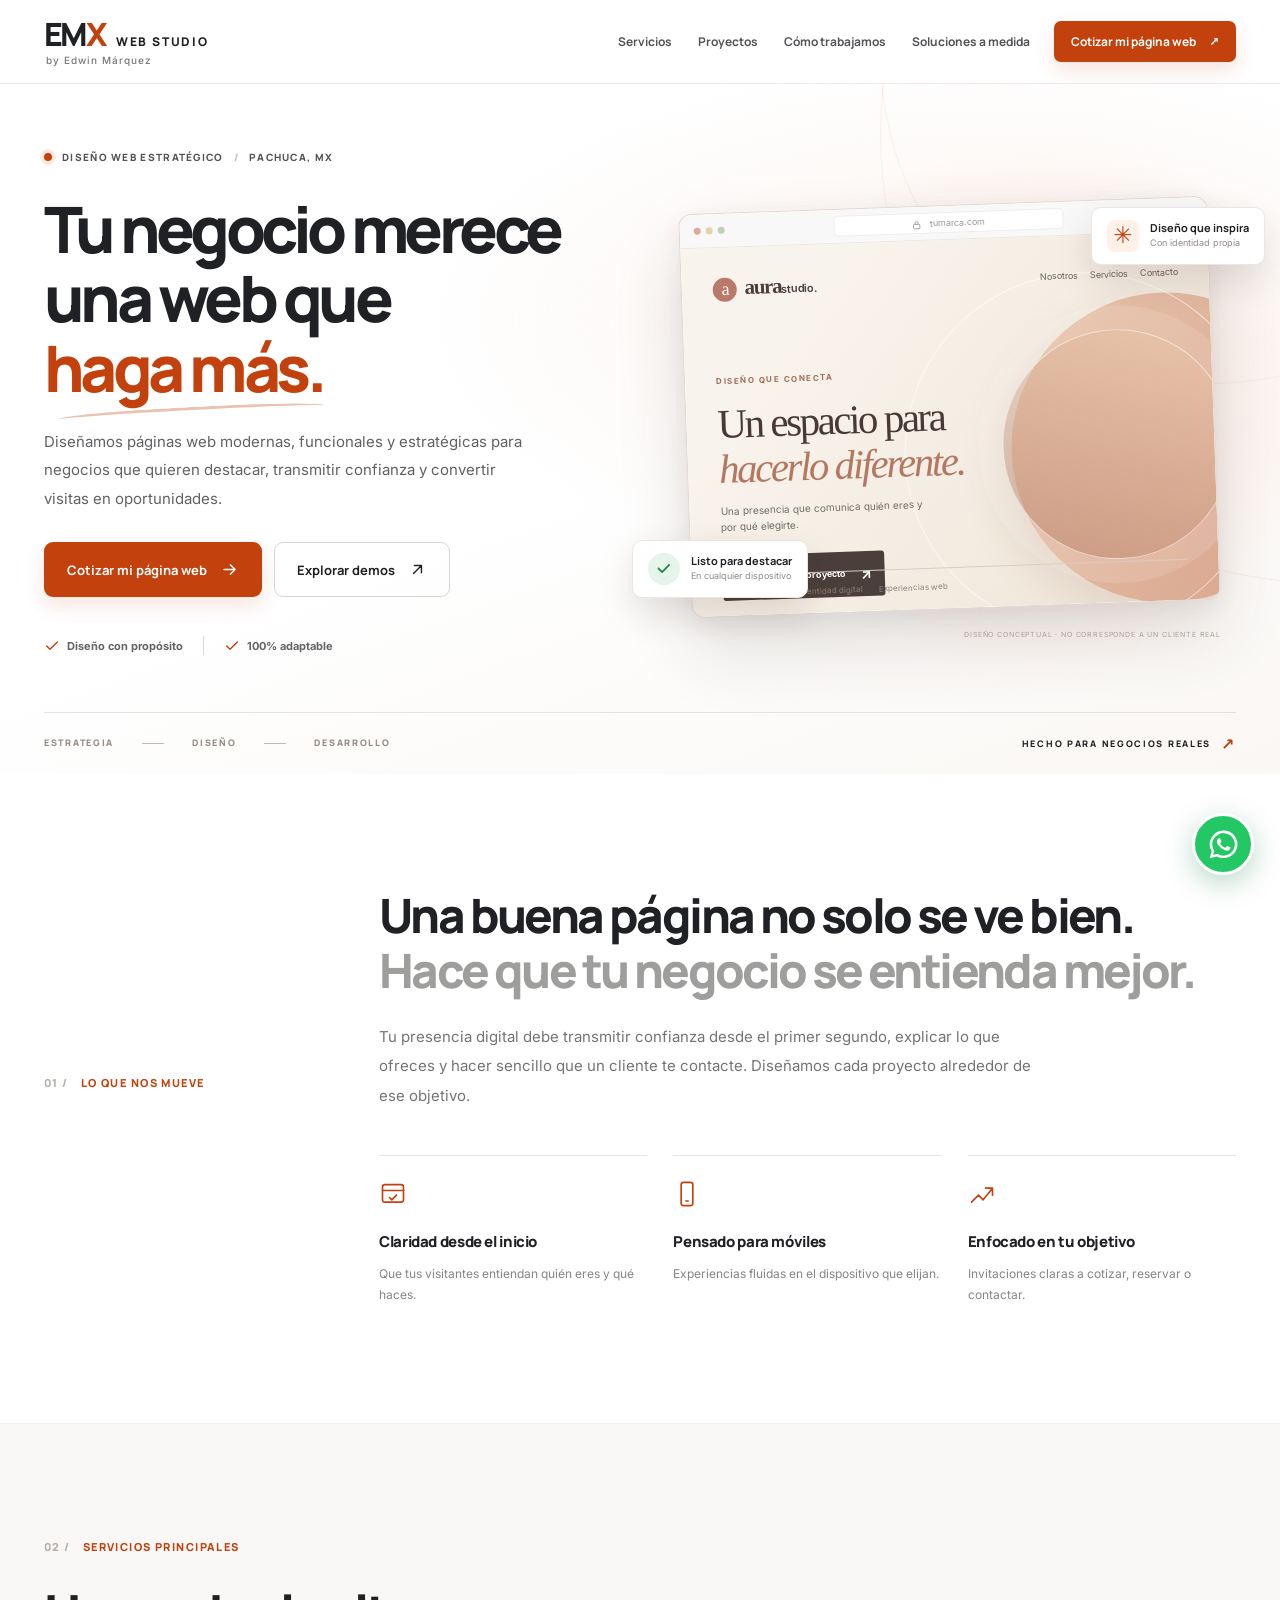
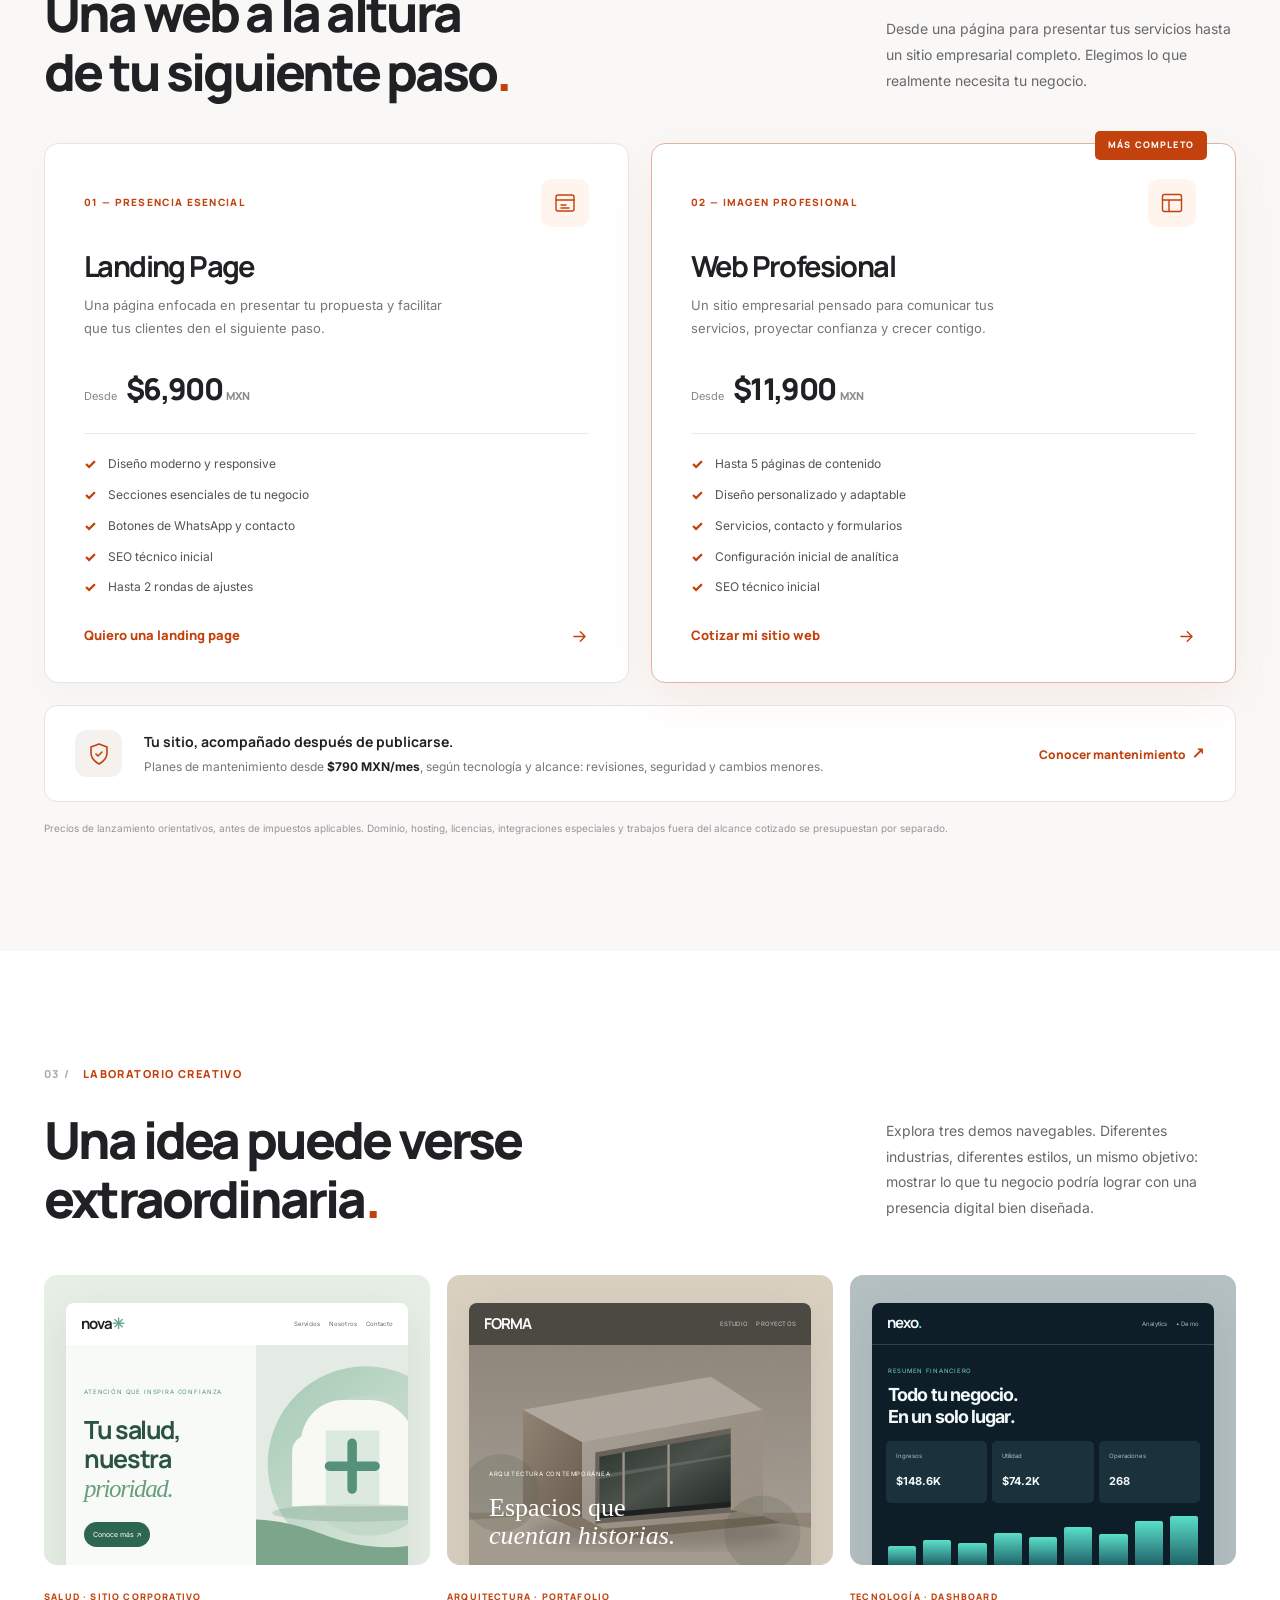
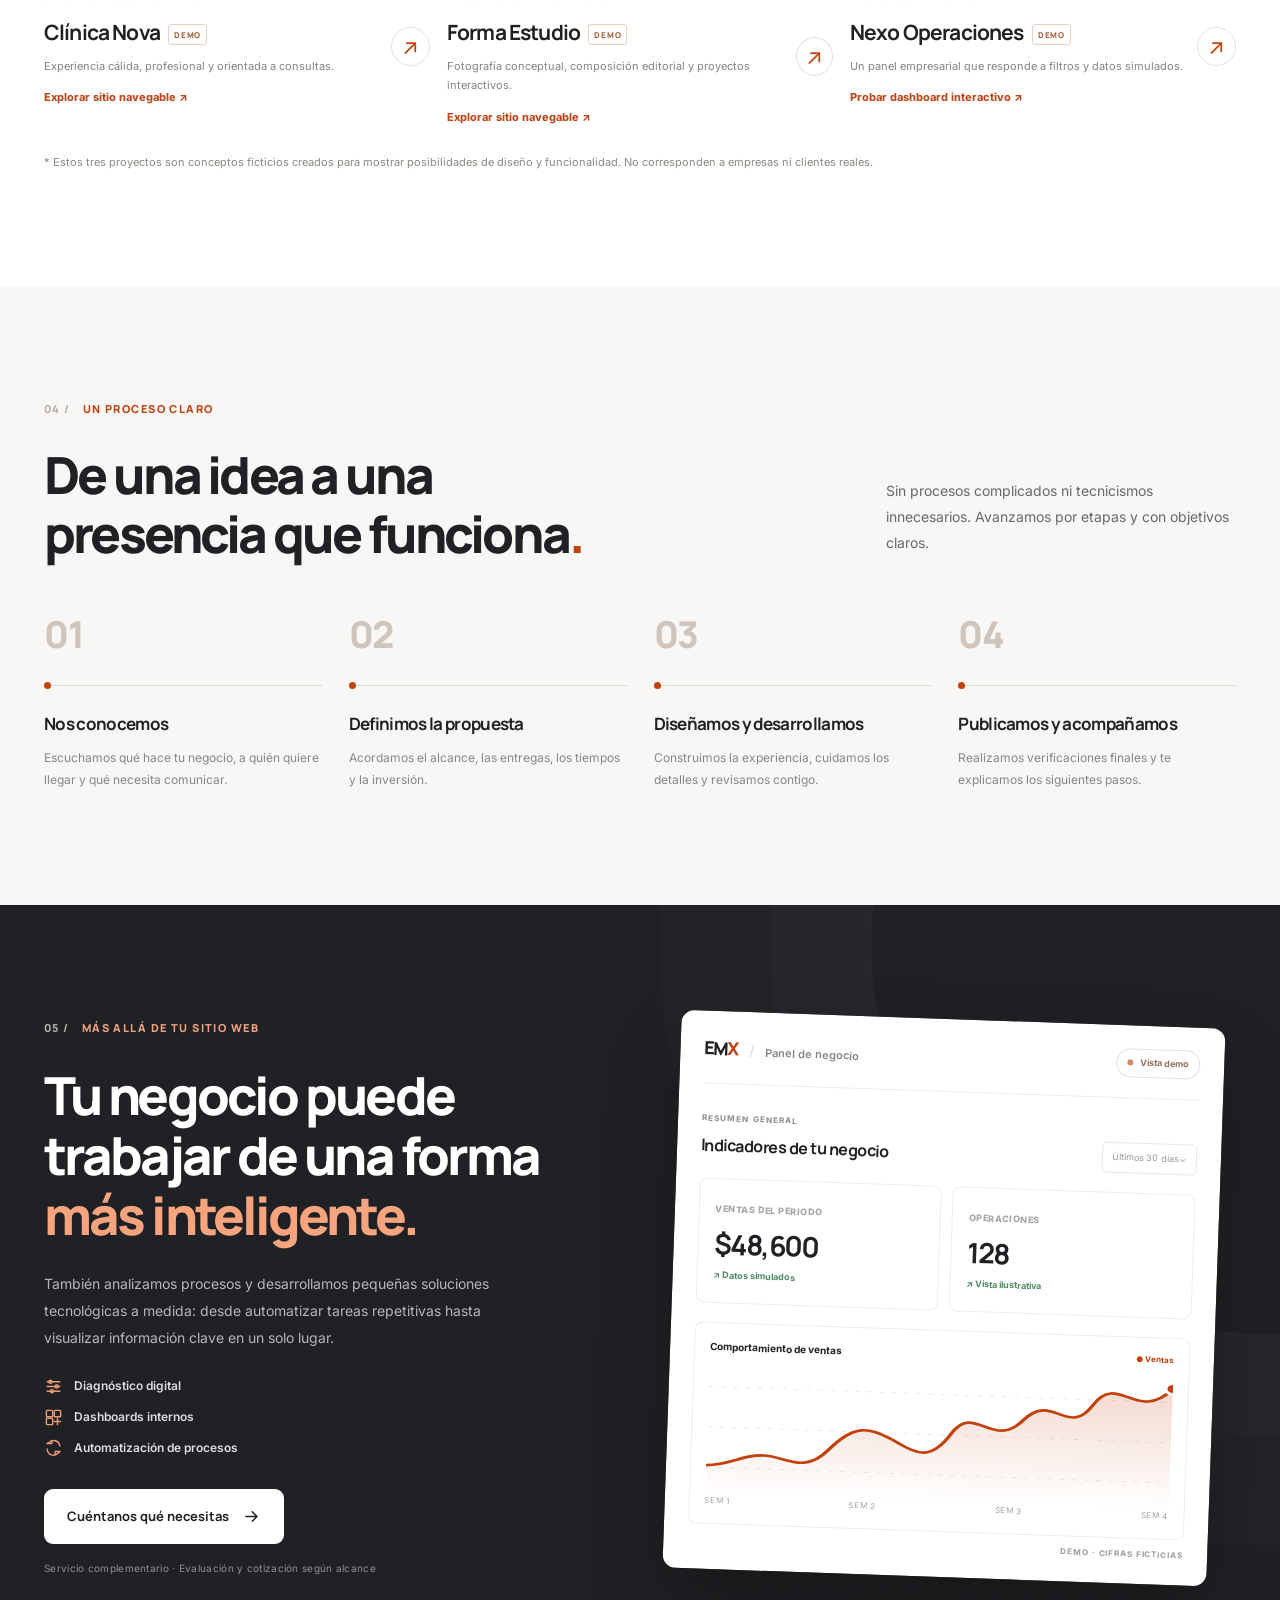
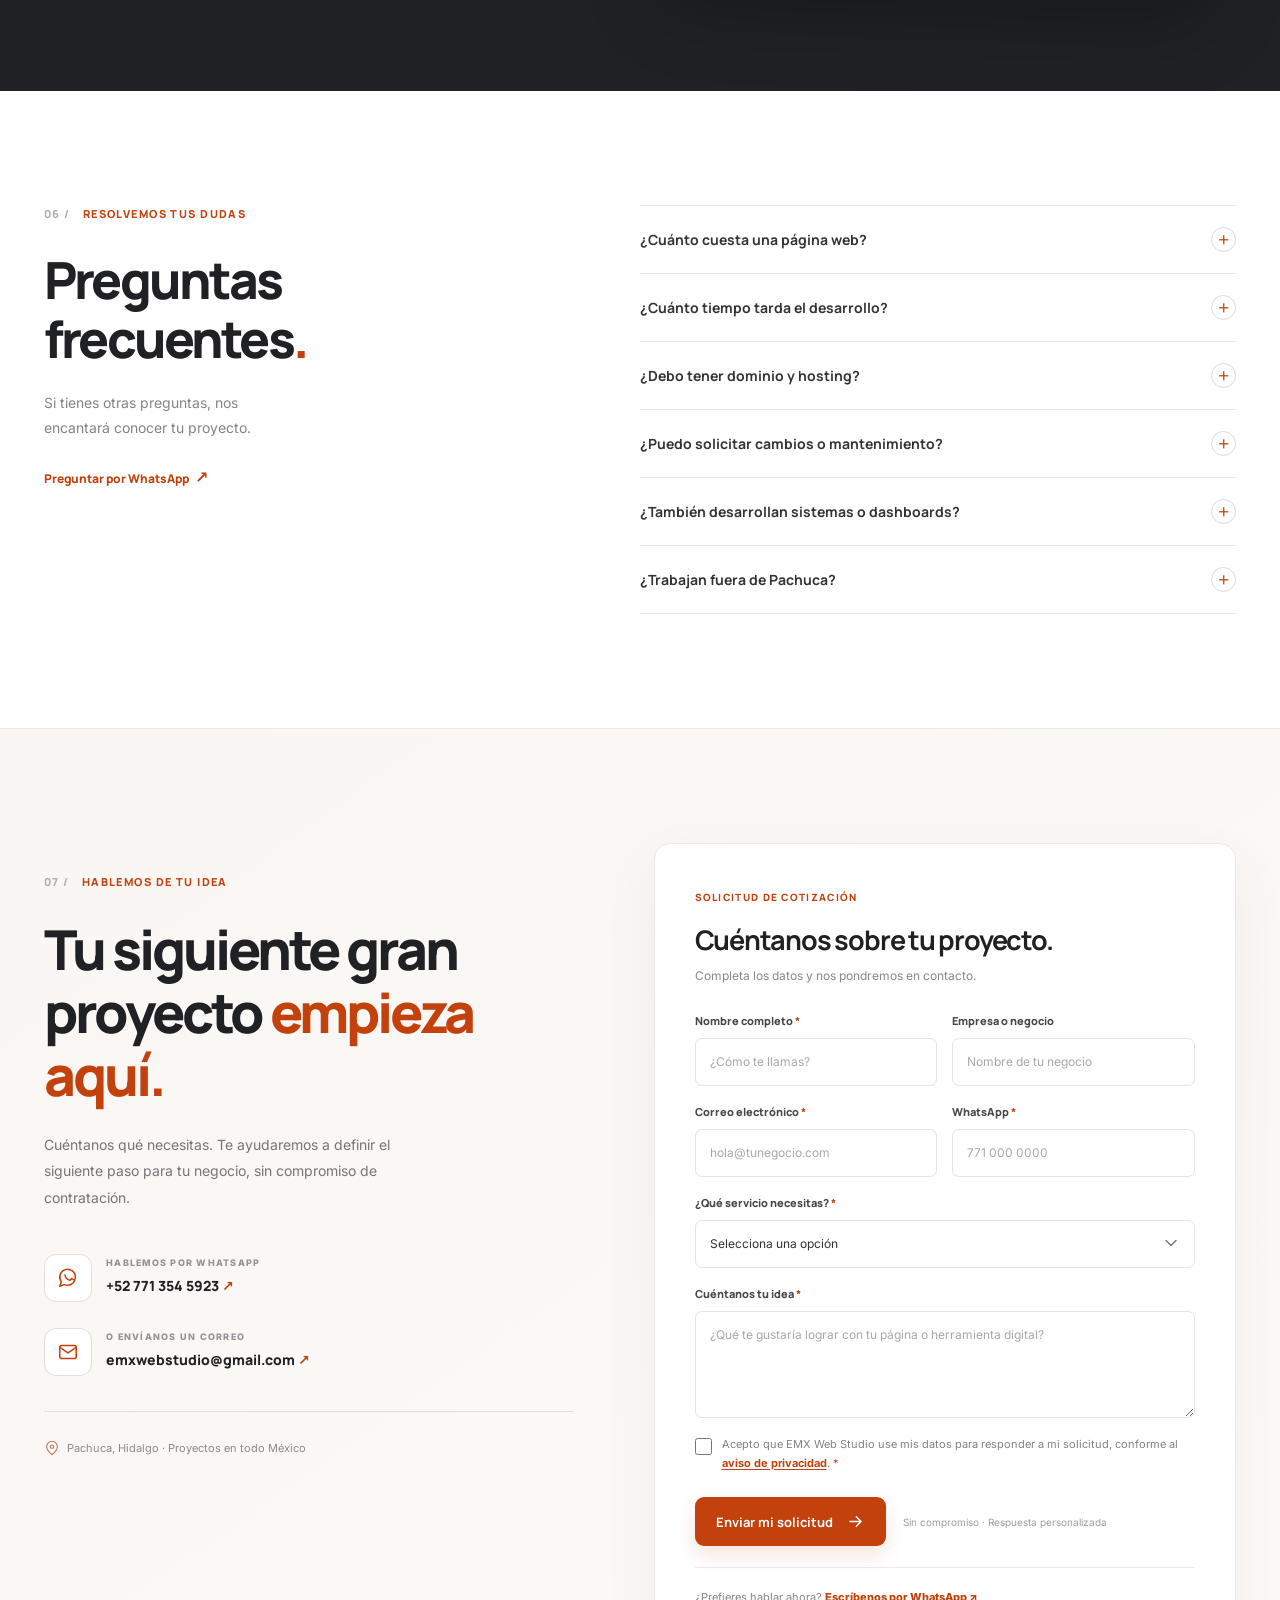
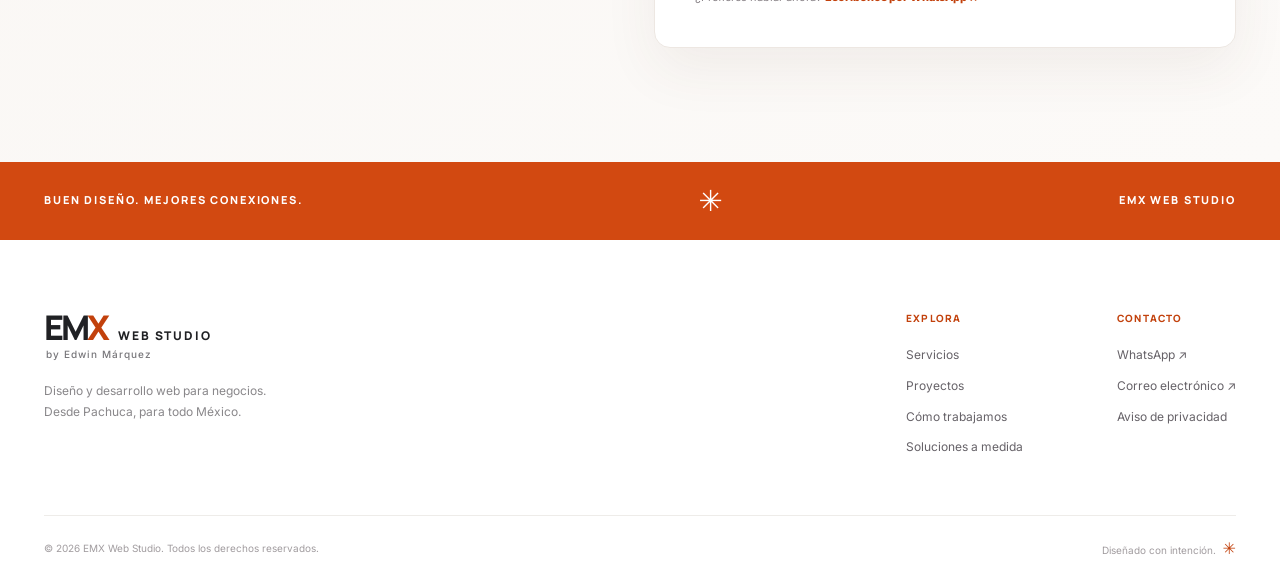
<file: index.html>
<!DOCTYPE html>
<html lang="es-MX">
<head>
  <meta charset="UTF-8" />
  <meta name="viewport" content="width=device-width, initial-scale=1" />
  <meta name="theme-color" content="#FFFFFF" />
  <meta name="color-scheme" content="light" />
  <meta name="description" content="EMX Web Studio: diseño y desarrollo web para negocios en Pachuca y todo México. Landing pages, sitios empresariales y soluciones digitales a medida." />
  <meta name="robots" content="index, follow, max-image-preview:large" />
  <meta property="og:type" content="website" />
  <meta property="og:locale" content="es_MX" />
  <meta property="og:site_name" content="EMX Web Studio" />
  <meta name="author" content="EMX Web Studio by Edwin Márquez" />
  <meta property="og:title" content="EMX Web Studio | Diseño y desarrollo web para negocios" />
  <meta property="og:description" content="Diseñamos páginas web que hacen destacar a tu negocio. Sitios profesionales, soluciones digitales y atención directa en Pachuca y todo México." />
  <link rel="canonical" href="https://emxwebstudio.com.mx/" />
  <meta property="og:url" content="https://emxwebstudio.com.mx/" />
  <meta property="og:image" content="https://emxwebstudio.com.mx/assets/og-emx-web-studio.png" />
  <meta property="og:image:secure_url" content="https://emxwebstudio.com.mx/assets/og-emx-web-studio.png" />
  <meta property="og:image:type" content="image/png" />
  <meta property="og:image:width" content="1200" />
  <meta property="og:image:height" content="630" />
  <meta property="og:image:alt" content="EMX Web Studio: diseño y desarrollo web para negocios en Pachuca, México" />
  <meta name="twitter:card" content="summary_large_image" />
  <meta name="twitter:title" content="EMX Web Studio | Diseño y desarrollo web para negocios" />
  <meta name="twitter:description" content="Creamos sitios profesionales para negocios en Pachuca y todo México." />
  <meta name="twitter:image" content="https://emxwebstudio.com.mx/assets/og-emx-web-studio.png" />
  <title>Diseño de páginas web en Pachuca | EMX Web Studio</title>
  <link rel="icon" href="assets/favicon.svg" type="image/svg+xml" />
  <link rel="preconnect" href="https://fonts.googleapis.com" />
  <link rel="preconnect" href="https://fonts.gstatic.com" crossorigin />
  <link href="https://fonts.googleapis.com/css2?family=Inter:wght@400;500;600;700&family=Manrope:wght@400;500;600;700;800&display=swap" rel="stylesheet" />
  <link rel="stylesheet" href="assets/styles.css" />
  <script type="application/ld+json">
  {
    "@context": "https://schema.org",
    "@type": "ProfessionalService",
    "name": "EMX Web Studio",
    "description": "Diseño y desarrollo web para negocios. Páginas web, mantenimiento y soluciones digitales a medida.",
    "email": "emxwebstudio@gmail.com",
    "telephone": "+52-771-354-5923",
    "areaServed": [
        {
            "@type": "City",
            "name": "Pachuca de Soto"
        },
        {
            "@type": "AdministrativeArea",
            "name": "Hidalgo, México"
        },
        {
            "@type": "Country",
            "name": "México"
        }
    ],
    "priceRange": "MXN 6900+",
    "address": {
        "@type": "PostalAddress",
        "addressLocality": "Pachuca de Soto",
        "addressRegion": "Hidalgo",
        "addressCountry": "MX"
    },
    "url": "https://emxwebstudio.com.mx/",
    "image": "https://emxwebstudio.com.mx/assets/og-emx-web-studio.png"
}
  </script>
</head>
<body>
  <a class="skip-link" href="#contenido">Saltar al contenido</a>

  <header class="site-header" id="arriba">
    <div class="container nav-wrap">
      <a class="brand" href="#inicio" aria-label="EMX Web Studio, ir al inicio">
        <span class="brand-main"><span>EM</span><span class="brand-accent">X</span><span class="brand-word">WEB STUDIO</span></span>
        <span class="brand-signature">by Edwin Márquez</span>
      </a>
      <nav class="main-nav" id="main-nav" aria-label="Navegación principal">
        <a href="#servicios">Servicios</a>
        <a href="#proyectos">Proyectos</a>
        <a href="#proceso">Cómo trabajamos</a>
        <a href="#soluciones">Soluciones a medida</a>
        <a class="nav-mobile-contact" href="#contacto">Contacto</a>
      </nav>
      <div class="nav-actions">
        <a class="btn btn-primary btn-sm nav-cta" href="#contacto">Cotizar mi página web <span aria-hidden="true">↗</span></a>
        <button class="menu-toggle" id="menu-toggle" type="button" aria-label="Abrir menú" aria-controls="main-nav" aria-expanded="false">
          <span></span><span></span><span></span>
        </button>
      </div>
    </div>
  </header>

  <main id="contenido">
    <section class="hero" id="inicio" aria-labelledby="hero-heading">
      <div class="hero-decor hero-decor-one" aria-hidden="true"></div>
      <div class="hero-decor hero-decor-two" aria-hidden="true"></div>
      <div class="container hero-grid">
        <div class="hero-copy">
          <div class="eyebrow"><span class="eyebrow-dot" aria-hidden="true"></span> DISEÑO WEB ESTRATÉGICO <span class="eyebrow-slash">/</span> PACHUCA, MX</div>
          <h1 id="hero-heading">Tu negocio merece una web que <span class="hero-highlight">haga más.</span></h1>
          <p class="hero-description">Diseñamos páginas web modernas, funcionales y estratégicas para negocios que quieren destacar, transmitir confianza y convertir visitas en oportunidades.</p>
          <div class="hero-buttons">
            <a class="btn btn-primary btn-lg" href="#contacto">Cotizar mi página web <svg class="icon" viewBox="0 0 24 24" fill="none" aria-hidden="true"><path d="M5 12h14m-6-6 6 6-6 6"/></svg></a>
            <a class="btn btn-ghost btn-lg" href="#proyectos">Explorar demos <svg class="icon" viewBox="0 0 24 24" fill="none" aria-hidden="true"><path d="m7 17 10-10M8 7h9v9"/></svg></a>
          </div>
          <div class="hero-proof" aria-label="Nuestras prioridades">
            <div class="proof-item"><svg viewBox="0 0 24 24" fill="none" aria-hidden="true"><path d="m4 12 5 5L20 6"/></svg><span>Diseño con propósito</span></div>
            <div class="proof-divider" aria-hidden="true"></div>
            <div class="proof-item"><svg viewBox="0 0 24 24" fill="none" aria-hidden="true"><path d="m4 12 5 5L20 6"/></svg><span>100% adaptable</span></div>
          </div>
        </div>
        <div class="hero-art" aria-label="Vista ilustrativa de una página web profesional">
          <div class="art-aura" aria-hidden="true"></div>
          <div class="art-grid" aria-hidden="true"></div>
          <div class="browser-shell">
            <div class="browser-bar"><span class="browser-dots"><i></i><i></i><i></i></span><span class="browser-url"><svg viewBox="0 0 16 16" aria-hidden="true"><rect x="3" y="7" width="10" height="7" rx="1.5"/><path d="M5.5 7V5a2.5 2.5 0 0 1 5 0v2"/></svg> tumarca.com</span><span class="browser-more">•••</span></div>
            <div class="browser-content">
              <div class="demo-top"><span class="demo-mark"><span class="demo-mark-icon">a</span> aura<span class="demo-mark-small">studio.</span></span><span class="demo-links">Nosotros &nbsp;&nbsp; Servicios &nbsp;&nbsp; Contacto</span><span class="demo-menu">☰</span></div>
              <div class="demo-body"><span class="demo-eyebrow">DISEÑO QUE CONECTA</span><h2>Un espacio para<br/><em>hacerlo diferente.</em></h2><p>Una presencia que comunica quién eres y por qué elegirte.</p><span class="demo-cta">Hablemos de tu proyecto <span>↗</span></span></div>
              <div class="demo-footer"><span>Diseño editorial</span><span>Identidad digital</span><span>Experiencias web</span></div>
              <div class="demo-circle circle-a"></div><div class="demo-circle circle-b"></div><div class="demo-orbit"></div>
            </div>
          </div>
          <div class="floating-card floating-card-top"><span class="floating-icon">✳</span><span><strong>Diseño que inspira</strong><small>Con identidad propia</small></span></div>
          <div class="floating-card floating-card-bottom"><span class="floating-check"><svg viewBox="0 0 24 24" fill="none" aria-hidden="true"><path d="m5 12 5 5L20 7"/></svg></span><span><strong>Listo para destacar</strong><small>En cualquier dispositivo</small></span></div>
          <div class="hero-art-caption">DISEÑO CONCEPTUAL · NO CORRESPONDE A UN CLIENTE REAL</div>
        </div>
      </div>
      <div class="container hero-bottom"><span>ESTRATEGIA</span><span class="hero-bottom-line"></span><span>DISEÑO</span><span class="hero-bottom-line"></span><span>DESARROLLO</span><span class="hero-bottom-end">HECHO PARA NEGOCIOS REALES <span aria-hidden="true">↗</span></span></div>
    </section>

    <section class="section section-intro" id="valor" aria-labelledby="valor-heading">
      <div class="container intro-grid">
        <div class="section-label"><span class="label-index">01 /</span> LO QUE NOS MUEVE</div>
        <div class="intro-main"><h2 id="valor-heading">Una buena página no solo se ve bien. <span class="text-muted">Hace que tu negocio se entienda mejor.</span></h2><p>Tu presencia digital debe transmitir confianza desde el primer segundo, explicar lo que ofreces y hacer sencillo que un cliente te contacte. Diseñamos cada proyecto alrededor de ese objetivo.</p>
          <div class="value-grid">
            <article class="value-item"><span class="value-icon"><svg viewBox="0 0 24 24" fill="none" aria-hidden="true"><rect x="3" y="4" width="18" height="15" rx="2"/><path d="M3 9h18m-12 6 2 2 4-4"/></svg></span><h3>Claridad desde el inicio</h3><p>Que tus visitantes entiendan quién eres y qué haces.</p></article>
            <article class="value-item"><span class="value-icon"><svg viewBox="0 0 24 24" fill="none" aria-hidden="true"><rect x="7" y="2" width="10" height="20" rx="2"/><path d="M11 18h2"/></svg></span><h3>Pensado para móviles</h3><p>Experiencias fluidas en el dispositivo que elijan.</p></article>
            <article class="value-item"><span class="value-icon"><svg viewBox="0 0 24 24" fill="none" aria-hidden="true"><path d="M3 19 9 13l4 4 8-10M15 7h6v6"/></svg></span><h3>Enfocado en tu objetivo</h3><p>Invitaciones claras a cotizar, reservar o contactar.</p></article>
          </div>
        </div>
      </div>
    </section>

    <section class="section section-services" id="servicios" aria-labelledby="servicios-heading">
      <div class="container">
        <div class="section-head"><div><div class="section-label"><span class="label-index">02 /</span> SERVICIOS PRINCIPALES</div><h2 id="servicios-heading">Una web a la altura<br/>de tu siguiente paso<span class="period">.</span></h2></div><p>Desde una página para presentar tus servicios hasta un sitio empresarial completo. Elegimos lo que realmente necesita tu negocio.</p></div>
        <div class="services-grid">
          <article class="service-card"><div class="service-card-head"><span class="service-number">01 — PRESENCIA ESENCIAL</span><span class="service-icon" aria-hidden="true"><svg viewBox="0 0 24 24" fill="none"><rect x="3" y="4" width="18" height="16" rx="2"/><path d="M3 9h18m-13 5h5m-5 3h8"/></svg></span></div><h3>Landing Page</h3><p>Una página enfocada en presentar tu propuesta y facilitar que tus clientes den el siguiente paso.</p><div class="price-line"><span class="price-label">Desde</span><span class="price">$6,900 <small>MXN</small></span></div><div class="service-rule"></div><ul class="check-list"><li>Diseño moderno y responsive</li><li>Secciones esenciales de tu negocio</li><li>Botones de WhatsApp y contacto</li><li>SEO técnico inicial</li><li>Hasta 2 rondas de ajustes</li></ul><a class="service-link" href="#contacto" data-preselect="Landing Page">Quiero una landing page <svg class="icon" viewBox="0 0 24 24" fill="none" aria-hidden="true"><path d="M5 12h14m-6-6 6 6-6 6"/></svg></a></article>
          <article class="service-card service-featured"><div class="featured-badge">MÁS COMPLETO</div><div class="service-card-head"><span class="service-number">02 — IMAGEN PROFESIONAL</span><span class="service-icon" aria-hidden="true"><svg viewBox="0 0 24 24" fill="none"><rect x="2.5" y="3.5" width="19" height="17" rx="2"/><path d="M2.5 9h19M9 9v11.5"/></svg></span></div><h3>Web Profesional</h3><p>Un sitio empresarial pensado para comunicar tus servicios, proyectar confianza y crecer contigo.</p><div class="price-line"><span class="price-label">Desde</span><span class="price">$11,900 <small>MXN</small></span></div><div class="service-rule"></div><ul class="check-list"><li>Hasta 5 páginas de contenido</li><li>Diseño personalizado y adaptable</li><li>Servicios, contacto y formularios</li><li>Configuración inicial de analítica</li><li>SEO técnico inicial</li></ul><a class="service-link" href="#contacto" data-preselect="Web Profesional">Cotizar mi sitio web <svg class="icon" viewBox="0 0 24 24" fill="none" aria-hidden="true"><path d="M5 12h14m-6-6 6 6-6 6"/></svg></a></article>
        </div>
        <div class="services-note"><div class="note-icon"><svg viewBox="0 0 24 24" fill="none" aria-hidden="true"><path d="M12 22s8-4 8-11V5l-8-3-8 3v6c0 7 8 11 8 11Z"/><path d="m9 12 2 2 4-4"/></svg></div><div><strong>Tu sitio, acompañado después de publicarse.</strong><p>Planes de mantenimiento desde <b>$790 MXN/mes</b>, según tecnología y alcance: revisiones, seguridad y cambios menores.</p></div><a href="#contacto" class="text-link" data-preselect="Mantenimiento web">Conocer mantenimiento <span aria-hidden="true">↗</span></a></div>
        <p class="price-disclaimer">Precios de lanzamiento orientativos, antes de impuestos aplicables. Dominio, hosting, licencias, integraciones especiales y trabajos fuera del alcance cotizado se presupuestan por separado.</p>
      </div>
    </section>

    <section class="section section-projects" id="proyectos" aria-labelledby="proyectos-heading">
      <div class="container">
        <div class="section-head project-head"><div><div class="section-label"><span class="label-index">03 /</span> LABORATORIO CREATIVO</div><h2 id="proyectos-heading">Una idea puede verse<br/>extraordinaria<span class="period">.</span></h2></div><p>Explora tres demos navegables. Diferentes industrias, diferentes estilos, un mismo objetivo: mostrar lo que tu negocio podría lograr con una presencia digital bien diseñada.</p></div>
        <div class="projects-grid projects-grid-three">
          <a class="project-card project-clickable" href="demos/clinica-nova.html" aria-label="Explorar demostración navegable Clínica Nova">
            <div class="project-visual new-project-visual project-clinic"><div class="concept-window"><div class="concept-window-menu"><strong>nova<span>✳</span></strong><small>Servicios　 Nosotros　 Contacto</small></div><div class="concept-window-body"><div><small>ATENCIÓN QUE INSPIRA CONFIANZA</small><h3>Tu salud, nuestra<br/><em>prioridad.</em></h3><span class="concept-window-btn">Conoce más ↗</span></div><img src="assets/clinic-abstract.svg" alt="Ilustración conceptual de una página web para clínica" loading="lazy"/></div></div></div>
            <div class="project-info"><div><span class="project-category">SALUD · SITIO CORPORATIVO</span><h3>Clínica Nova <span class="demo-tag">DEMO</span></h3><p>Experiencia cálida, profesional y orientada a consultas.</p><span class="project-open-label">Explorar sitio navegable ↗</span></div><span class="project-arrow" aria-hidden="true">↗</span></div>
          </a>
          <a class="project-card project-clickable" href="demos/forma-estudio.html" aria-label="Explorar demostración navegable Forma Estudio">
            <div class="project-visual new-project-visual project-forma"><div class="concept-window"><div class="concept-window-menu"><strong>FORMA</strong><small>ESTUDIO　 PROYECTOS</small></div><div class="concept-arch-photo"><img src="assets/architecture-scene.svg" alt="Composición de arquitectura conceptual" loading="lazy"/><div><small>ARQUITECTURA CONTEMPORÁNEA</small><h3>Espacios que<br/><em>cuentan historias.</em></h3></div></div></div></div>
            <div class="project-info"><div><span class="project-category">ARQUITECTURA · PORTAFOLIO</span><h3>Forma Estudio <span class="demo-tag">DEMO</span></h3><p>Fotografía conceptual, composición editorial y proyectos interactivos.</p><span class="project-open-label">Explorar sitio navegable ↗</span></div><span class="project-arrow" aria-hidden="true">↗</span></div>
          </a>
          <a class="project-card project-clickable" href="demos/nexo-operaciones.html" aria-label="Explorar demostración navegable Nexo Operaciones">
            <div class="project-visual new-project-visual project-nexo"><div class="concept-window"><div class="concept-window-menu"><strong>nexo<span>.</span></strong><small>Analytics　 • Demo</small></div><div class="concept-nexo-top"><small>RESUMEN FINANCIERO</small><strong>Todo tu negocio.<br/>En un solo lugar.</strong></div><div class="concept-nexo-kpis"><div><small>Ingresos</small><b>$148.6K</b></div><div><small>Utilidad</small><b>$74.2K</b></div><div><small>Operaciones</small><b>268</b></div></div><div class="concept-nexo-bars" aria-hidden="true"><i style="height:38%"></i><i style="height:51%"></i><i style="height:44%"></i><i style="height:66%"></i><i style="height:56%"></i><i style="height:78%"></i><i style="height:63%"></i><i style="height:89%"></i><i style="height:100%"></i></div></div></div>
            <div class="project-info"><div><span class="project-category">TECNOLOGÍA · DASHBOARD</span><h3>Nexo Operaciones <span class="demo-tag">DEMO</span></h3><p>Un panel empresarial que responde a filtros y datos simulados.</p><span class="project-open-label">Probar dashboard interactivo ↗</span></div><span class="project-arrow" aria-hidden="true">↗</span></div>
          </a>
        </div>
        <p class="project-disclaimer">* Estos tres proyectos son conceptos ficticios creados para mostrar posibilidades de diseño y funcionalidad. No corresponden a empresas ni clientes reales.</p>
      </div>
    </section>

    <section class="section section-process" id="proceso" aria-labelledby="proceso-heading">
      <div class="container"><div class="section-head"><div><div class="section-label"><span class="label-index">04 /</span> UN PROCESO CLARO</div><h2 id="proceso-heading">De una idea a una<br/>presencia que funciona<span class="period">.</span></h2></div><p>Sin procesos complicados ni tecnicismos innecesarios. Avanzamos por etapas y con objetivos claros.</p></div>
        <div class="process-grid"><article class="process-card"><span class="process-number">01</span><span class="process-line" aria-hidden="true"></span><h3>Nos conocemos</h3><p>Escuchamos qué hace tu negocio, a quién quiere llegar y qué necesita comunicar.</p></article><article class="process-card"><span class="process-number">02</span><span class="process-line" aria-hidden="true"></span><h3>Definimos la propuesta</h3><p>Acordamos el alcance, las entregas, los tiempos y la inversión.</p></article><article class="process-card"><span class="process-number">03</span><span class="process-line" aria-hidden="true"></span><h3>Diseñamos y desarrollamos</h3><p>Construimos la experiencia, cuidamos los detalles y revisamos contigo.</p></article><article class="process-card"><span class="process-number">04</span><span class="process-line" aria-hidden="true"></span><h3>Publicamos y acompañamos</h3><p>Realizamos verificaciones finales y te explicamos los siguientes pasos.</p></article></div>
      </div>
    </section>

    <section class="section section-custom" id="soluciones" aria-labelledby="soluciones-heading">
      <div class="container custom-grid"><div class="custom-copy"><div class="section-label label-light"><span class="label-index">05 /</span> MÁS ALLÁ DE TU SITIO WEB</div><h2 id="soluciones-heading">Tu negocio puede trabajar de una forma <em>más inteligente.</em></h2><p>También analizamos procesos y desarrollamos pequeñas soluciones tecnológicas a medida: desde automatizar tareas repetitivas hasta visualizar información clave en un solo lugar.</p><div class="custom-benefits"><span><svg viewBox="0 0 24 24" fill="none" aria-hidden="true"><path d="M4 6h16M4 12h16M4 18h16"/><circle cx="8" cy="6" r="2"/><circle cx="16" cy="12" r="2"/><circle cx="10" cy="18" r="2"/></svg> Diagnóstico digital</span><span><svg viewBox="0 0 24 24" fill="none" aria-hidden="true"><rect x="3" y="3" width="8" height="8" rx="1"/><rect x="13" y="3" width="8" height="8" rx="1"/><rect x="3" y="13" width="8" height="8" rx="1"/><path d="M17 13v8m-4-4h8"/></svg> Dashboards internos</span><span><svg viewBox="0 0 24 24" fill="none" aria-hidden="true"><path d="M4 7h6V3M20 17h-6v4"/><path d="M20 10a8 8 0 0 0-14-4L4 7m16 10-2 2A8 8 0 0 1 4 14"/></svg> Automatización de procesos</span></div><a href="#contacto" class="btn btn-light btn-lg" data-preselect="Solución digital a medida">Cuéntanos qué necesitas <svg class="icon" viewBox="0 0 24 24" fill="none" aria-hidden="true"><path d="M5 12h14m-6-6 6 6-6 6"/></svg></a><span class="custom-footnote">Servicio complementario · Evaluación y cotización según alcance</span></div>
        <div class="custom-visual" aria-label="Ejemplo ilustrativo de dashboard empresarial con datos simulados"><div class="dashboard"><div class="dashboard-top"><div><span class="dashboard-mini-brand">EM<span>X</span></span><span class="dash-slash">/</span><span class="dashboard-name">Panel de negocio</span></div><span class="dashboard-chip"><span></span> Vista demo</span></div><div class="dashboard-title"><div><small>RESUMEN GENERAL</small><h3>Indicadores de tu negocio</h3></div><span>Últimos 30 días⌄</span></div><div class="dashboard-metrics"><div class="metric"><small>VENTAS DEL PERIODO</small><strong>$48,600</strong><span class="metric-trend">↗ Datos simulados</span></div><div class="metric"><small>OPERACIONES</small><strong>128</strong><span class="metric-trend">↗ Vista ilustrativa</span></div></div><div class="dashboard-graph"><div class="graph-title"><span>Comportamiento de ventas</span><span>● Ventas</span></div><svg viewBox="0 0 380 145" preserveAspectRatio="none" role="img" aria-label="Gráfica ilustrativa de tendencia ascendente, no basada en datos reales"><defs><linearGradient id="chartFill" x1="0" y1="0" x2="0" y2="1"><stop offset="0" stop-color="#C2410C" stop-opacity=".20"/><stop offset="1" stop-color="#C2410C" stop-opacity="0"/></linearGradient></defs><path d="M0 25H380M0 70H380M0 115H380" stroke="#e9e9ea" stroke-dasharray="4 6" fill="none"/><path d="M0 113C20 112 29 100 47 100S80 120 100 91 132 64 151 77 182 103 200 68 234 85 258 51 295 69 315 31 351 50 380 10V145H0Z" fill="url(#chartFill)"/><path d="M0 113C20 112 29 100 47 100S80 120 100 91 132 64 151 77 182 103 200 68 234 85 258 51 295 69 315 31 351 50 380 10" stroke="#C2410C" stroke-width="3" fill="none" stroke-linecap="round"/><circle cx="380" cy="10" r="6" fill="#C2410C" stroke="#fff" stroke-width="3"/></svg><div class="graph-labels"><span>SEM 1</span><span>SEM 2</span><span>SEM 3</span><span>SEM 4</span></div></div><div class="dash-demo-tag">DEMO · CIFRAS FICTICIAS</div></div></div>
      </div>
    </section>

    <section class="section section-faq" id="preguntas" aria-labelledby="faq-heading"><div class="container faq-grid"><div><div class="section-label"><span class="label-index">06 /</span> RESOLVEMOS TUS DUDAS</div><h2 id="faq-heading">Preguntas<br/>frecuentes<span class="period">.</span></h2><p class="faq-intro">Si tienes otras preguntas, nos encantará conocer tu proyecto.</p><a href="https://wa.me/527713545923?text=Hola%2C%20tengo%20una%20pregunta%20sobre%20los%20servicios%20de%20EMX%20Web%20Studio." target="_blank" rel="noopener noreferrer" class="text-link">Preguntar por WhatsApp <span aria-hidden="true">↗</span></a></div><div class="faq-list"><details><summary>¿Cuánto cuesta una página web? <span aria-hidden="true">+</span></summary><p>Ofrecemos landing pages desde $6,900 MXN y webs empresariales desde $11,900 MXN. El precio final depende del contenido, funcionalidades y alcance. Los servicios adicionales, hosting y dominio se detallan en tu propuesta.</p></details><details><summary>¿Cuánto tiempo tarda el desarrollo? <span aria-hidden="true">+</span></summary><p>Depende de la complejidad, la disponibilidad de contenidos y las rondas de revisión. Te compartiremos un calendario estimado en la propuesta antes de comenzar.</p></details><details><summary>¿Debo tener dominio y hosting? <span aria-hidden="true">+</span></summary><p>No es necesario tenerlos desde el inicio. Podemos orientarte para adquirirlos y configurarlos. Se presupuestan por separado, salvo que tu cotización especifique lo contrario.</p></details><details><summary>¿Puedo solicitar cambios o mantenimiento? <span aria-hidden="true">+</span></summary><p>Sí. Cada proyecto incluye revisiones acordadas. También ofrecemos mantenimiento mensual desde $790 MXN, según las necesidades de tu sitio.</p></details><details><summary>¿También desarrollan sistemas o dashboards? <span aria-hidden="true">+</span></summary><p>Sí, como servicio complementario. Analizamos el problema y definimos si conviene una automatización, un panel de información o una herramienta sencilla hecha a medida.</p></details><details><summary>¿Trabajan fuera de Pachuca? <span aria-hidden="true">+</span></summary><p>Sí. Atendemos proyectos en Pachuca, Hidalgo, y trabajamos de manera remota con negocios de todo México.</p></details></div></div></section>

    <section class="section section-contact" id="contacto" aria-labelledby="contacto-heading"><div class="container contact-grid"><div class="contact-copy"><div class="section-label"><span class="label-index">07 /</span> HABLEMOS DE TU IDEA</div><h2 id="contacto-heading">Tu siguiente gran proyecto <span class="text-accent">empieza aquí.</span></h2><p>Cuéntanos qué necesitas. Te ayudaremos a definir el siguiente paso para tu negocio, sin compromiso de contratación.</p><div class="contact-channel"><span class="channel-icon"><svg viewBox="0 0 24 24" fill="none" aria-hidden="true"><path d="M20 11.5a8.5 8.5 0 0 1-8.5 8.5 9 9 0 0 1-3.6-.8L3 21l1.8-4.8A8.5 8.5 0 1 1 20 11.5Z"/><path d="M8.7 8.8c.6 3 2.6 5 5.6 5.6l1.7-1.7 2 1"/></svg></span><div><span>HABLEMOS POR WHATSAPP</span><a href="https://wa.me/527713545923?text=Hola%2C%20quiero%20cotizar%20mi%20proyecto%20con%20EMX%20Web%20Studio." target="_blank" rel="noopener noreferrer">+52 771 354 5923 <span aria-hidden="true">↗</span></a></div></div><div class="contact-channel"><span class="channel-icon"><svg viewBox="0 0 24 24" fill="none" aria-hidden="true"><rect x="3" y="5" width="18" height="14" rx="2"/><path d="m3 7 9 6 9-6"/></svg></span><div><span>O ENVÍANOS UN CORREO</span><a href="mailto:emxwebstudio@gmail.com">emxwebstudio@gmail.com <span aria-hidden="true">↗</span></a></div></div><div class="contact-location"><svg viewBox="0 0 24 24" fill="none" aria-hidden="true"><path d="M20 10c0 5-8 12-8 12S4 15 4 10a8 8 0 1 1 16 0Z"/><circle cx="12" cy="10" r="2.5"/></svg>Pachuca, Hidalgo · Proyectos en todo México</div></div>
        <div class="form-card"><div class="form-card-heading"><span class="form-kicker">SOLICITUD DE COTIZACIÓN</span><h3>Cuéntanos sobre tu proyecto.</h3><p>Completa los datos y nos pondremos en contacto.</p></div>
          <form id="quote-form" action="https://formsubmit.co/emxwebstudio@gmail.com" method="POST" novalidate>
            <input type="hidden" name="_subject" value="Nueva cotización | EMX Web Studio" />
            <input type="hidden" name="_template" value="table" />
            <input type="hidden" name="_captcha" value="true" />
            <input type="text" name="_honey" class="honeypot" tabindex="-1" autocomplete="off" aria-hidden="true" />
            <div class="field-row"><div class="field"><label for="nombre">Nombre completo <span aria-hidden="true">*</span></label><input id="nombre" name="name" type="text" placeholder="¿Cómo te llamas?" autocomplete="name" required minlength="2" maxlength="100" /></div><div class="field"><label for="negocio">Empresa o negocio</label><input id="negocio" name="negocio" type="text" placeholder="Nombre de tu negocio" autocomplete="organization" maxlength="120" /></div></div>
            <div class="field-row"><div class="field"><label for="correo">Correo electrónico <span aria-hidden="true">*</span></label><input id="correo" name="email" type="email" placeholder="hola@tunegocio.com" autocomplete="email" required maxlength="160" /></div><div class="field"><label for="telefono">WhatsApp <span aria-hidden="true">*</span></label><input id="telefono" name="telefono" type="tel" placeholder="771 000 0000" autocomplete="tel" inputmode="tel" required minlength="10" maxlength="25" /></div></div>
            <div class="field"><label for="servicio">¿Qué servicio necesitas? <span aria-hidden="true">*</span></label><div class="select-wrap"><select id="servicio" name="servicio" required><option value="" disabled selected>Selecciona una opción</option><option value="Landing Page">Landing Page</option><option value="Web Profesional">Web Profesional</option><option value="Mantenimiento web">Mantenimiento web</option><option value="Solución digital a medida">Solución digital a medida</option><option value="Aún no estoy seguro">Aún no estoy seguro</option></select><svg viewBox="0 0 24 24" fill="none" aria-hidden="true"><path d="m6 9 6 6 6-6"/></svg></div></div>
            <div class="field"><label for="mensaje">Cuéntanos tu idea <span aria-hidden="true">*</span></label><textarea id="mensaje" name="mensaje" placeholder="¿Qué te gustaría lograr con tu página o herramienta digital?" rows="4" required minlength="10" maxlength="2000"></textarea></div>
            <div class="consent-wrap"><input type="checkbox" id="privacidad" name="consentimiento" value="Aceptado" required/><label for="privacidad">Acepto que EMX Web Studio use mis datos para responder a mi solicitud, conforme al <button class="inline-link" id="privacy-open" type="button">aviso de privacidad</button>. <span aria-hidden="true">*</span></label></div>
            <div class="form-actions"><button class="btn btn-primary btn-submit" type="submit" id="submit-btn"><span class="submit-label">Enviar mi solicitud</span><svg class="icon" viewBox="0 0 24 24" fill="none" aria-hidden="true"><path d="M5 12h14m-6-6 6 6-6 6"/></svg></button><span class="form-hint">Sin compromiso · Respuesta personalizada</span></div>
            <p id="form-status" class="form-status" aria-live="polite" role="status" hidden></p>
            <p class="form-alternative">¿Prefieres hablar ahora? <a id="form-whatsapp" href="https://wa.me/527713545923?text=Hola%2C%20quiero%20cotizar%20un%20proyecto%20con%20EMX%20Web%20Studio." target="_blank" rel="noopener noreferrer">Escríbenos por WhatsApp ↗</a></p>
          </form>
        </div>
      </div></section>

    <section class="bottom-banner" aria-label="Mensaje final"><div class="container bottom-banner-content"><span>BUEN DISEÑO. MEJORES CONEXIONES.</span><span class="bottom-banner-star" aria-hidden="true">✳</span><span>EMX WEB STUDIO</span></div></section>
  </main>

  <footer class="site-footer"><div class="container footer-top"><div><a class="brand footer-brand" href="#inicio"><span class="brand-main"><span>EM</span><span class="brand-accent">X</span><span class="brand-word">WEB STUDIO</span></span><span class="brand-signature">by Edwin Márquez</span></a><p>Diseño y desarrollo web para negocios.<br/>Desde Pachuca, para todo México.</p></div><div class="footer-links"><div><span class="footer-heading">EXPLORA</span><a href="#servicios">Servicios</a><a href="#proyectos">Proyectos</a><a href="#proceso">Cómo trabajamos</a><a href="#soluciones">Soluciones a medida</a></div><div><span class="footer-heading">CONTACTO</span><a href="https://wa.me/527713545923" target="_blank" rel="noopener noreferrer">WhatsApp ↗</a><a href="mailto:emxwebstudio@gmail.com">Correo electrónico ↗</a><button class="footer-privacy" id="footer-privacy" type="button">Aviso de privacidad</button></div></div></div><div class="container footer-bottom"><span>© <span id="current-year">2026</span> EMX Web Studio. Todos los derechos reservados.</span><span>Diseñado con intención. <span class="footer-orange">✳</span></span></div></footer>

  <a class="whatsapp-float" href="https://wa.me/527713545923?text=Hola%2C%20quiero%20informaci%C3%B3n%20sobre%20los%20servicios%20de%20EMX%20Web%20Studio." target="_blank" rel="noopener noreferrer" aria-label="Contactar a EMX Web Studio por WhatsApp" title="Cotizar por WhatsApp"><span class="whatsapp-tooltip" aria-hidden="true">¿Hablamos de tu proyecto?</span><svg viewBox="0 0 32 32" fill="currentColor" aria-hidden="true"><path d="M16.03 3.2A12.62 12.62 0 0 0 5.13 22.17L3.4 28.6l6.59-1.73a12.63 12.63 0 1 0 6.04-23.68Zm0 22.98a10.31 10.31 0 0 1-5.25-1.44l-.37-.22-3.91 1.03 1.04-3.8-.24-.39a10.3 10.3 0 1 1 8.73 4.82Zm5.67-7.71c-.31-.16-1.84-.91-2.12-1.02-.28-.1-.48-.15-.68.16-.2.31-.78 1.02-.95 1.23-.18.2-.35.23-.66.08-.31-.16-1.3-.48-2.47-1.53-.91-.8-1.52-1.79-1.69-2.1-.18-.32-.02-.48.13-.63l.47-.55c.16-.18.21-.31.31-.52.1-.2.05-.39-.03-.55-.08-.16-.68-1.64-.93-2.24-.24-.59-.48-.5-.67-.51h-.58c-.2 0-.52.07-.8.39s-1.05 1.03-1.05 2.5 1.08 2.89 1.24 3.09c.16.21 2.12 3.25 5.15 4.55.72.31 1.28.49 1.72.63.72.23 1.38.2 1.9.12.58-.09 1.84-.75 2.1-1.49.26-.73.26-1.36.18-1.49-.07-.13-.28-.21-.59-.37Z"/></svg></a>

  <dialog id="privacy-dialog" class="privacy-dialog" aria-labelledby="privacy-title"><div class="privacy-dialog-head"><h2 id="privacy-title">Aviso de privacidad</h2><button type="button" class="dialog-close" id="privacy-close" aria-label="Cerrar aviso de privacidad">×</button></div><div class="privacy-body"><p><strong>Responsable:</strong> EMX Web Studio, by Edwin Márquez, con atención en Pachuca, Hidalgo, México. Contacto: <a href="mailto:emxwebstudio@gmail.com">emxwebstudio@gmail.com</a>.</p><p><strong>Datos recabados:</strong> nombre, nombre del negocio (si lo proporcionas), correo electrónico, teléfono y detalles que decidas incluir en tu mensaje.</p><p><strong>Finalidad:</strong> atender tu solicitud de información o cotización, comunicarnos contigo y dar seguimiento a la propuesta de servicio. No usamos los datos para venderlos ni los solicitamos para fines ajenos a tu consulta.</p><p><strong>Proveedor de formularios:</strong> cuando envías el formulario, la información se transmite mediante FormSubmit, un servicio externo de procesamiento y reenvío de formularios. Si prefieres no utilizarlo, puedes escribirnos directamente por correo o WhatsApp.</p><p><strong>Derechos sobre tus datos:</strong> para solicitar acceso, rectificación, cancelación u oposición al tratamiento, o retirar tu consentimiento cuando corresponda, escríbenos a <a href="mailto:emxwebstudio@gmail.com">emxwebstudio@gmail.com</a>. Responderemos de acuerdo con la normativa aplicable.</p><p><strong>Cambios:</strong> cualquier actualización a este aviso se publicará en esta misma página. Última actualización: 16 de noviembre de 2026.</p></div><button type="button" class="btn btn-primary privacy-done" id="privacy-done">Entendido</button></dialog>
  <script src="assets/main.js" defer></script>
</body>
</html>
</file>
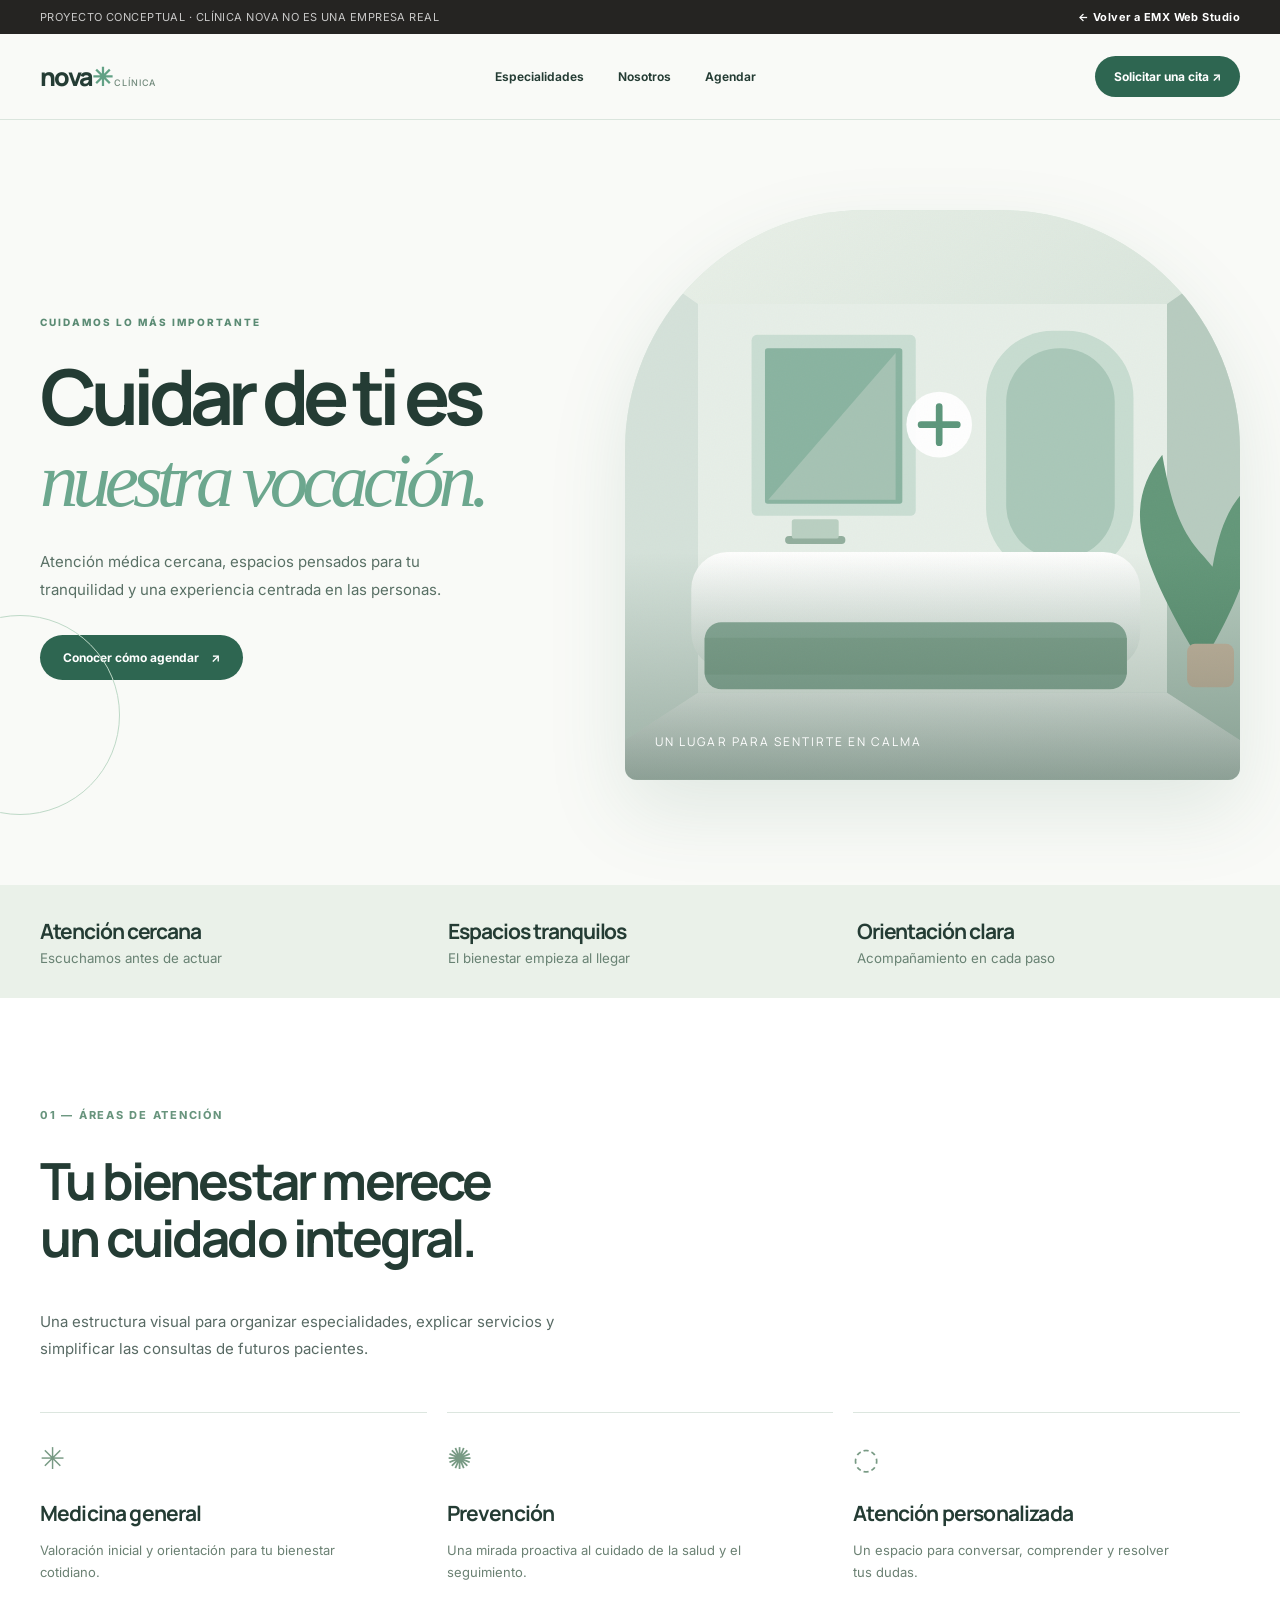
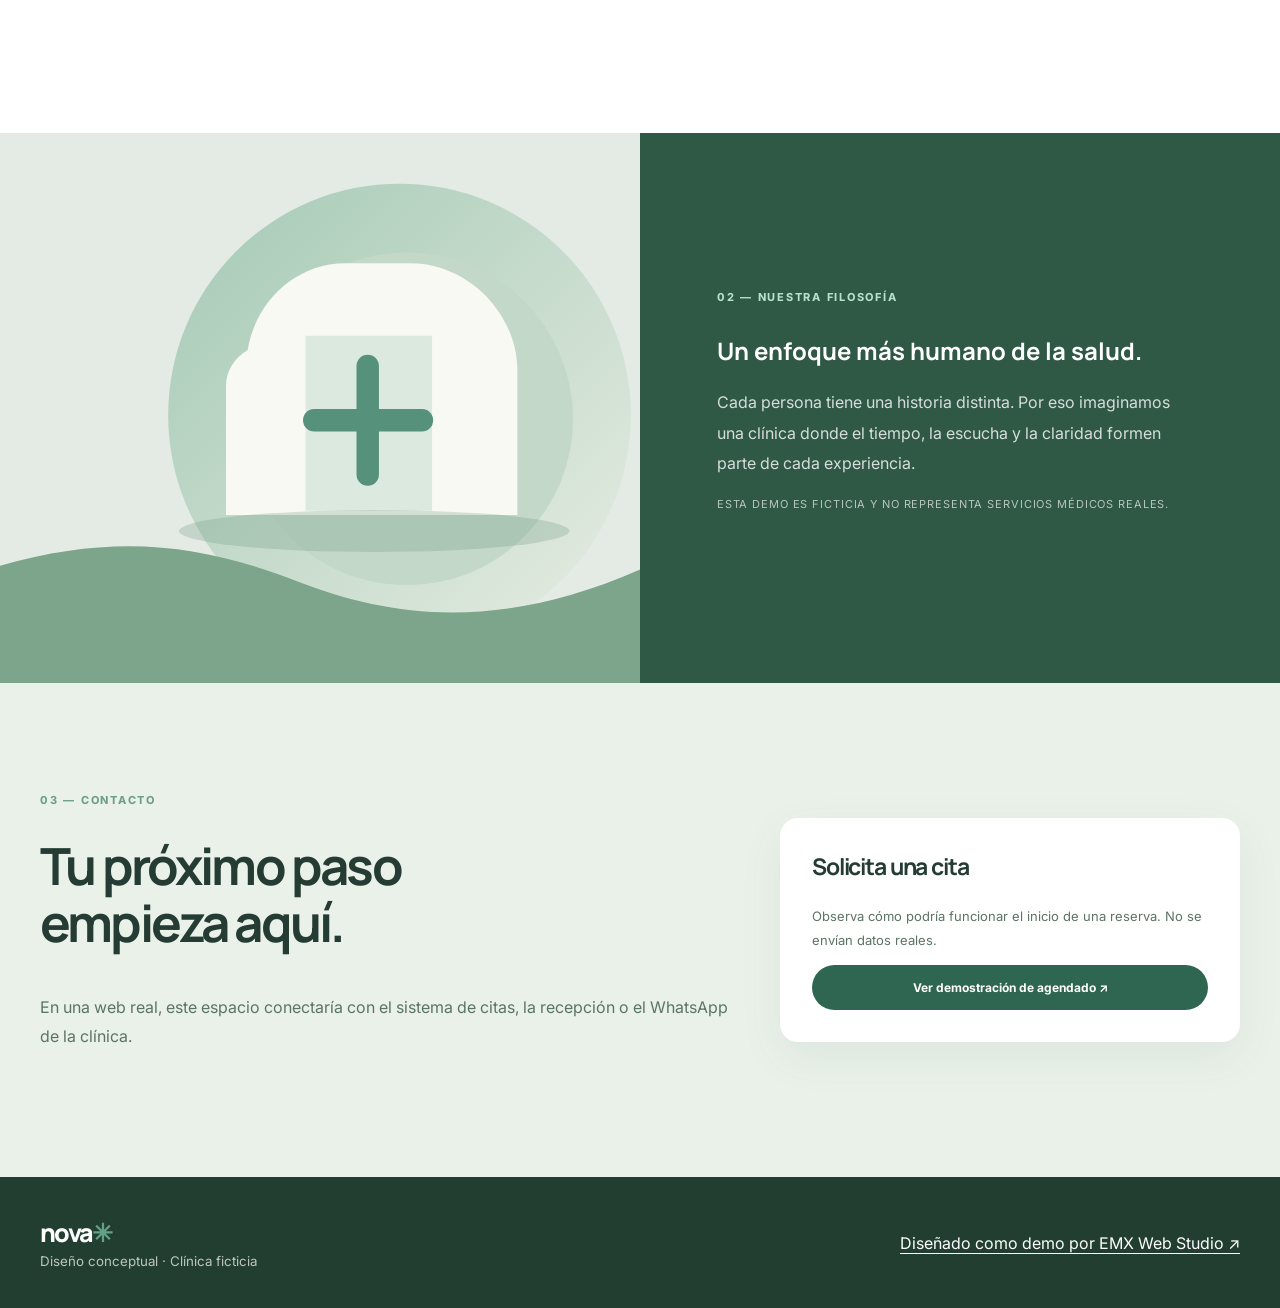
<file: demos/clinica-nova.html>
<!DOCTYPE html><html lang="es-MX"><head><meta charset="utf-8"><meta name="viewport" content="width=device-width, initial-scale=1"><meta name="robots" content="noindex,follow"><meta name="theme-color" content="#f9faf7"><meta name="description" content="Demostración conceptual de un sitio web para una clínica privada, creada por EMX Web Studio."><title>Clínica Nova | Demo navegable · EMX Web Studio</title><link rel="icon" type="image/svg+xml" href="../assets/favicon.svg"><link rel="preconnect" href="https://fonts.googleapis.com"><link rel="preconnect" href="https://fonts.gstatic.com" crossorigin><link href="https://fonts.googleapis.com/css2?family=Inter:wght@400;500;600;700;800&family=Manrope:wght@400;500;600;700;800&display=swap" rel="stylesheet"><link rel="stylesheet" href="../assets/demos.css"><script src="../assets/demos.js" defer></script></head><body class="clinica"><a href="#principal" class="visually-hidden">Saltar al contenido</a><div class="demo-topbar"><span>PROYECTO CONCEPTUAL · CLÍNICA NOVA NO ES UNA EMPRESA REAL</span><a class="demo-return" href="../index.html#proyectos" aria-label="Volver al portafolio de EMX Web Studio">← Volver a EMX Web Studio</a></div>
<div class="clinic-nav-shell"><header class="clinic-header demo-container"><a href="#inicio" class="clinic-brand" aria-label="Clínica Nova, inicio">nova<span>✳</span> <small style="font:500 9px Inter;letter-spacing:.1em;color:#738b7d">CLÍNICA</small></a><nav class="demo-nav" id="clinic-nav" aria-label="Navegación demo Clínica Nova"><a href="#especialidades">Especialidades</a><a href="#nosotros">Nosotros</a><a href="#cita">Agendar</a></nav><a href="#cita" class="clinic-nav-action">Solicitar una cita ↗</a><button class="demo-menu-btn" type="button" data-menu="clinic-nav" aria-expanded="false" aria-label="Abrir menú">Menú ☰</button></header></div>
<main id="principal"><section class="clinic-hero" id="inicio"><div class="clinic-dot" aria-hidden="true"></div><div class="demo-container clinic-hero-grid"><div><span class="clinic-tag">CUIDAMOS LO MÁS IMPORTANTE</span><h1>Cuidar de ti es <em>nuestra vocación.</em></h1><p>Atención médica cercana, espacios pensados para tu tranquilidad y una experiencia centrada en las personas.</p><a class="demo-cta clinic-cta" href="#cita">Conocer cómo agendar <span aria-hidden="true">↗</span></a></div><div class="clinic-hero-photo"><img src="../assets/clinic-space.svg" alt="Ilustración conceptual de recepción de una clínica luminosa"><div class="clinic-photo-stamp">UN LUGAR PARA SENTIRTE EN CALMA</div></div></div></section>
<section class="clinic-facts" aria-label="Nuestra filosofía"><div class="demo-container clinic-facts-grid"><div><strong>Atención cercana</strong><small>Escuchamos antes de actuar</small></div><div><strong>Espacios tranquilos</strong><small>El bienestar empieza al llegar</small></div><div><strong>Orientación clara</strong><small>Acompañamiento en cada paso</small></div></div></section>
<section class="demo-section clinic-services" id="especialidades"><div class="demo-container"><div class="section-index" style="color:#68947d">01 — ÁREAS DE ATENCIÓN</div><h2>Tu bienestar merece<br>un cuidado integral.</h2><p class="demo-lead">Una estructura visual para organizar especialidades, explicar servicios y simplificar las consultas de futuros pacientes.</p><div class="demo-grid" style="margin-top:50px"><article class="clinic-service"><span class="symbol">✳</span><h3>Medicina general</h3><p>Valoración inicial y orientación para tu bienestar cotidiano.</p></article><article class="clinic-service"><span class="symbol">✺</span><h3>Prevención</h3><p>Una mirada proactiva al cuidado de la salud y el seguimiento.</p></article><article class="clinic-service"><span class="symbol">◌</span><h3>Atención personalizada</h3><p>Un espacio para conversar, comprender y resolver tus dudas.</p></article></div></div></section>
<section class="clinic-story" id="nosotros"><div class="clinic-story-image"><img src="../assets/clinic-abstract.svg" alt="Ilustración conceptual de servicios de salud"></div><div class="clinic-story-copy"><div class="section-index" style="color:#b7e0ca">02 — NUESTRA FILOSOFÍA</div><h2>Un enfoque más humano de la salud.</h2><p>Cada persona tiene una historia distinta. Por eso imaginamos una clínica donde el tiempo, la escucha y la claridad formen parte de cada experiencia.</p><p style="font-size:11px;letter-spacing:.08em;opacity:.65">ESTA DEMO ES FICTICIA Y NO REPRESENTA SERVICIOS MÉDICOS REALES.</p></div></section>
<section class="demo-section clinic-appointment" id="cita"><div class="demo-container clinic-appointment-inner"><div><div class="section-index" style="color:#6c9f87">03 — CONTACTO</div><h2>Tu próximo paso<br>empieza aquí.</h2><p>En una web real, este espacio conectaría con el sistema de citas, la recepción o el WhatsApp de la clínica.</p></div><div class="clinic-contact-box"><h3>Solicita una cita</h3><p>Observa cómo podría funcionar el inicio de una reserva. No se envían datos reales.</p><button type="button" class="demo-cta clinic-cta" id="clinic-appointment-btn">Ver demostración de agendado ↗</button><p class="clinic-alert" id="clinic-alert" role="status" aria-live="polite">Esta es una demostración interactiva. En un sitio para un cliente se conectaría con su sistema de reservas o canal de contacto.</p></div></div></section></main>
<footer class="demo-footer"><div class="demo-container"><div><strong class="clinic-brand" style="color:white">nova<span>✳</span></strong><br><small>Diseño conceptual · Clínica ficticia</small></div><a href="../index.html#proyectos">Diseñado como demo por EMX Web Studio ↗</a></div></footer></body></html>
</file>
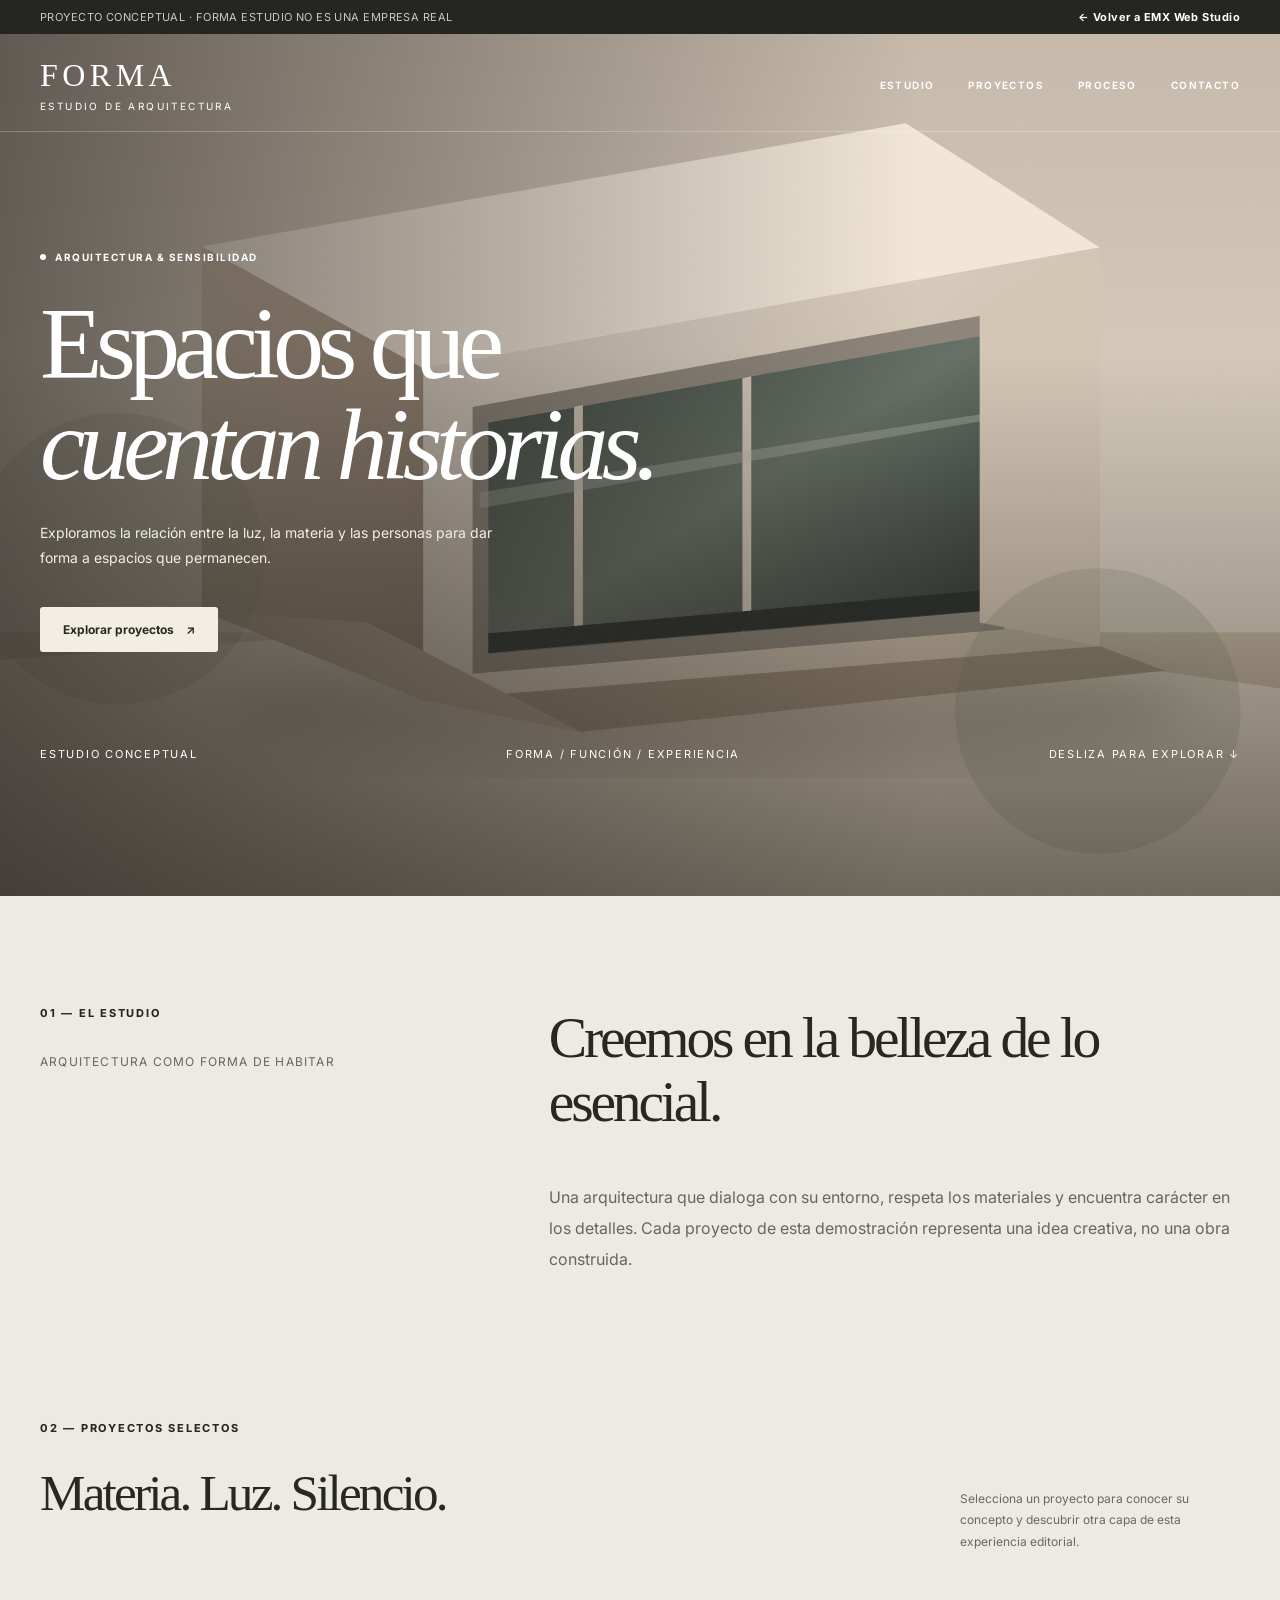
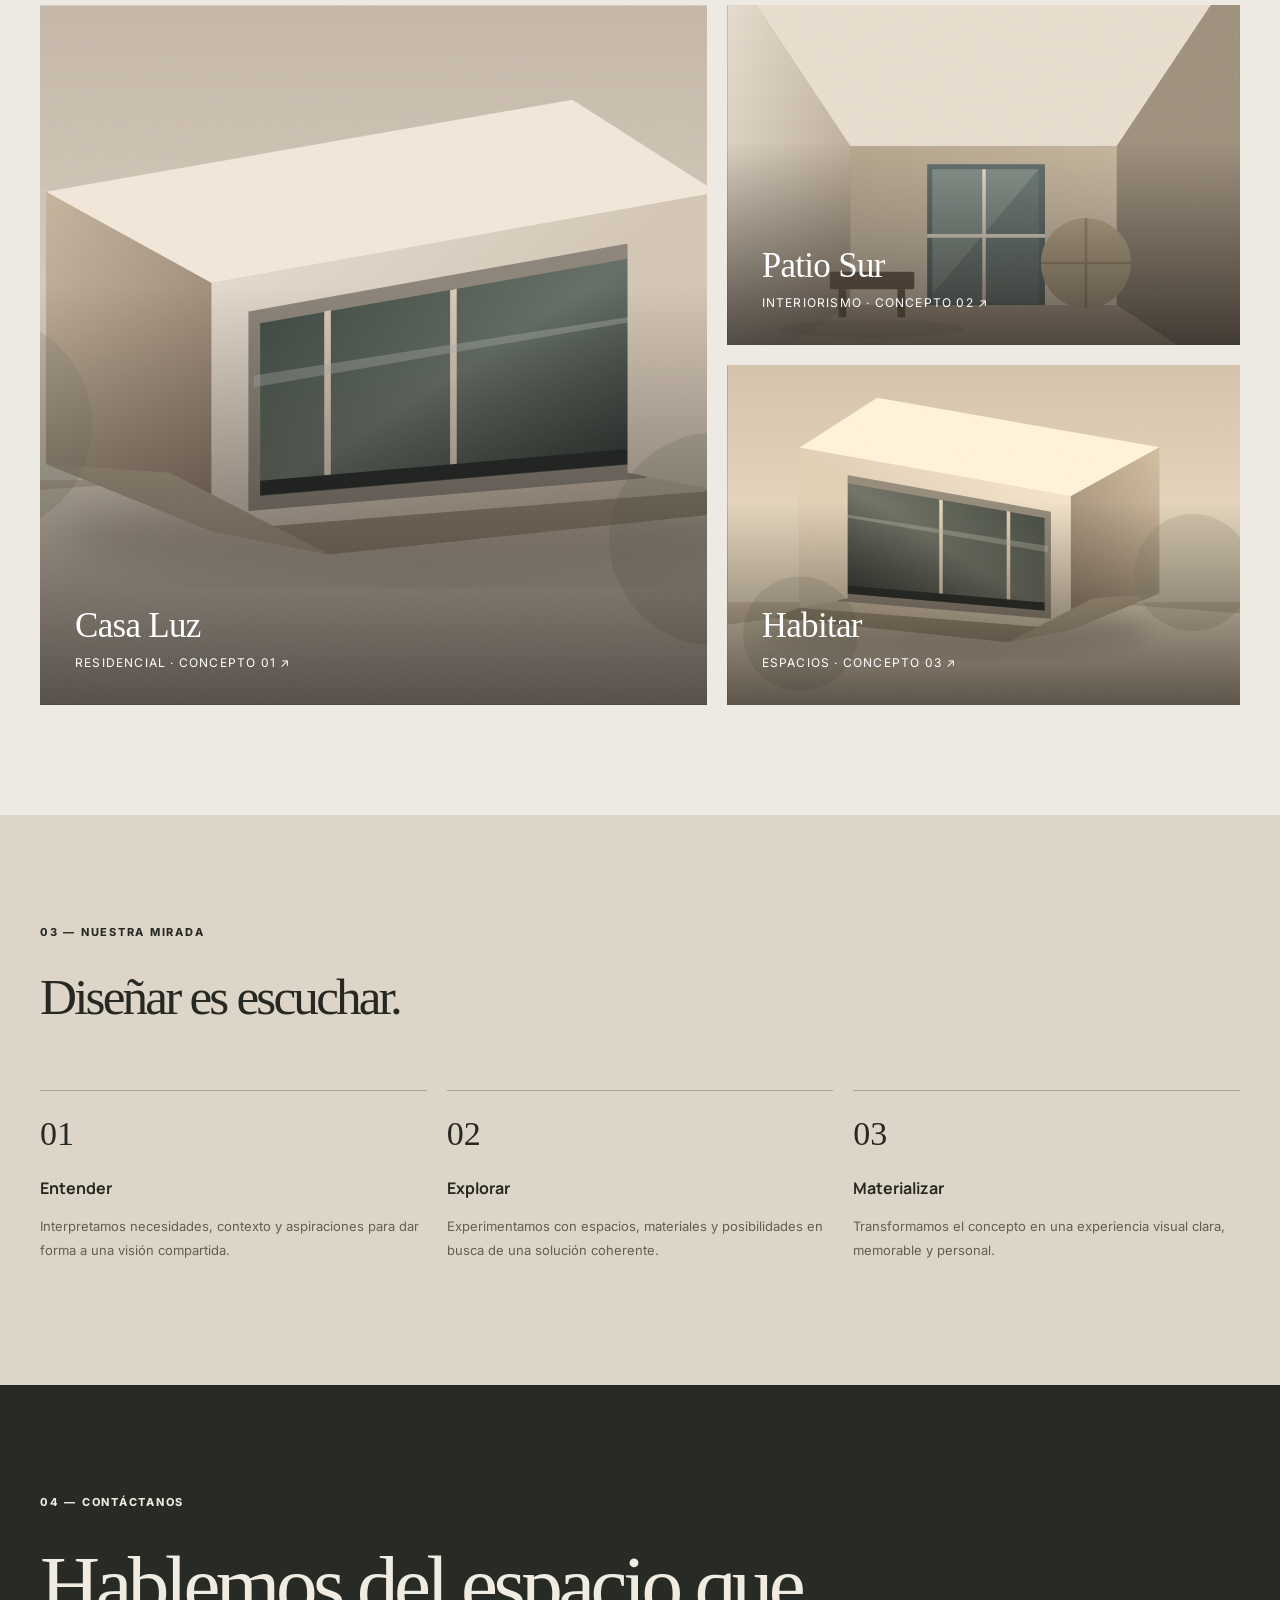
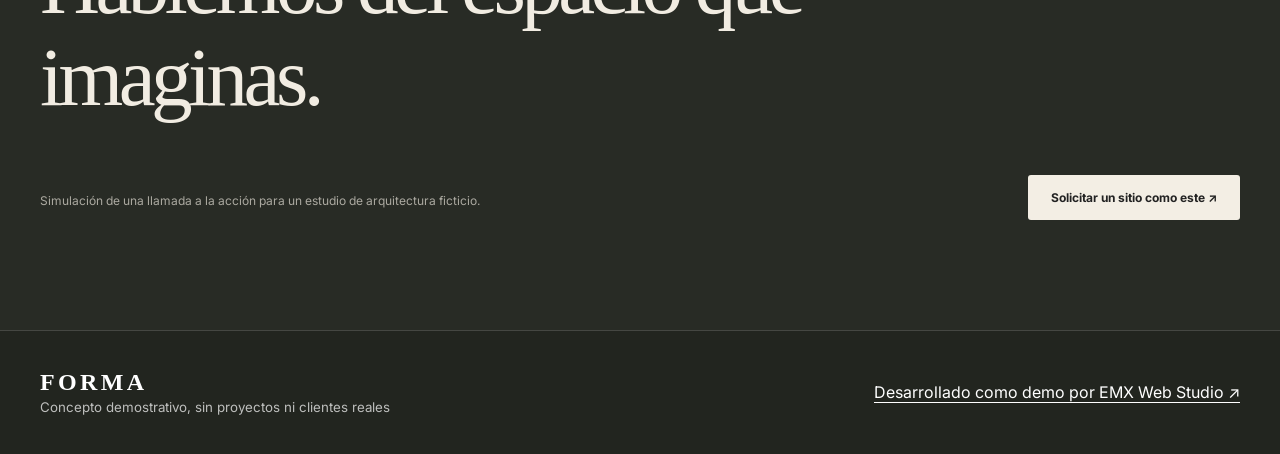
<file: demos/forma-estudio.html>
<!DOCTYPE html><html lang="es-MX"><head><meta charset="utf-8"><meta name="viewport" content="width=device-width, initial-scale=1"><meta name="robots" content="noindex,follow"><meta name="theme-color" content="#edeae3"><meta name="description" content="Portafolio editorial de arquitectura conceptual Forma Estudio por EMX Web Studio."><title>Forma Estudio | Demo navegable · EMX Web Studio</title><link rel="icon" type="image/svg+xml" href="../assets/favicon.svg"><link rel="preconnect" href="https://fonts.googleapis.com"><link rel="preconnect" href="https://fonts.gstatic.com" crossorigin><link href="https://fonts.googleapis.com/css2?family=Inter:wght@400;500;600;700;800&family=Manrope:wght@400;500;600;700;800&display=swap" rel="stylesheet"><link rel="stylesheet" href="../assets/demos.css"><script src="../assets/demos.js" defer></script></head><body class="forma"><div class="demo-topbar"><span>PROYECTO CONCEPTUAL · FORMA ESTUDIO NO ES UNA EMPRESA REAL</span><a class="demo-return" href="../index.html#proyectos" aria-label="Volver al portafolio de EMX Web Studio">← Volver a EMX Web Studio</a></div>
<header class="forma-head"><div class="demo-container forma-nav"><a class="forma-logo" href="#inicio">FORMA<small>ESTUDIO DE ARQUITECTURA</small></a><nav id="forma-nav" class="demo-nav" aria-label="Navegación Forma Estudio"><a href="#estudio">Estudio</a><a href="#proyectos">Proyectos</a><a href="#proceso">Proceso</a><a href="#contacto">Contacto</a></nav><button class="demo-menu-btn" type="button" data-menu="forma-nav" aria-expanded="false" aria-label="Abrir menú">Menú ☰</button></div></header>
<main><section class="forma-hero" id="inicio"><div class="demo-container forma-hero-inner"><span class="demo-label">ARQUITECTURA &amp; SENSIBILIDAD</span><h1>Espacios que<br><em>cuentan historias.</em></h1><p>Exploramos la relación entre la luz, la materia y las personas para dar forma a espacios que permanecen.</p><a href="#proyectos" class="demo-cta">Explorar proyectos <span aria-hidden="true">↗</span></a><div class="forma-stat"><span>ESTUDIO CONCEPTUAL</span><span>FORMA / FUNCIÓN / EXPERIENCIA</span><span>DESLIZA PARA EXPLORAR ↓</span></div></div></section>
<section class="demo-section forma-intro" id="estudio"><div class="demo-container forma-intro-grid"><div><div class="section-index">01 — EL ESTUDIO</div><p style="font-size:12px;text-transform:uppercase;letter-spacing:.1em">Arquitectura como forma de habitar</p></div><div><h2>Creemos en la belleza de lo esencial.</h2><p>Una arquitectura que dialoga con su entorno, respeta los materiales y encuentra carácter en los detalles. Cada proyecto de esta demostración representa una idea creativa, no una obra construida.</p></div></div></section>
<section class="demo-section" id="proyectos" style="padding-top:20px"><div class="demo-container"><div class="forma-project-head"><div><div class="section-index">02 — PROYECTOS SELECTOS</div><h2>Materia. Luz. Silencio.</h2></div><p style="font-size:12px;color:#6b685d;max-width:280px;line-height:1.8">Selecciona un proyecto para conocer su concepto y descubrir otra capa de esta experiencia editorial.</p></div>
<div class="forma-project-grid"><button type="button" class="forma-project" data-project="casa-luz" aria-label="Ver detalle del concepto Casa Luz"><img src="../assets/architecture-scene.svg" alt="Composición de casa minimalista en tonos arena"><span><strong>Casa Luz</strong>RESIDENCIAL · CONCEPTO 01 ↗</span></button><button type="button" class="forma-project warm-dark" data-project="patio-sur" aria-label="Ver detalle del concepto Patio Sur"><img src="../assets/architecture-interior.svg" alt="Interior arquitectónico minimalista ilustrado"><span><strong>Patio Sur</strong>INTERIORISMO · CONCEPTO 02 ↗</span></button><button type="button" class="forma-project warm-mid" data-project="habitar" aria-label="Ver detalle del concepto Habitar"><img src="../assets/architecture-scene.svg" alt="Estudio arquitectónico de volúmenes y planos" style="transform:scaleX(-1);filter:sepia(.25)"><span><strong>Habitar</strong>ESPACIOS · CONCEPTO 03 ↗</span></button></div></div></section>
<section class="demo-section forma-process" id="proceso"><div class="demo-container"><div class="section-index">03 — NUESTRA MIRADA</div><h2>Diseñar es escuchar.</h2><div class="demo-grid" style="margin-top:65px"><div class="forma-step"><b>01</b><h3>Entender</h3><p>Interpretamos necesidades, contexto y aspiraciones para dar forma a una visión compartida.</p></div><div class="forma-step"><b>02</b><h3>Explorar</h3><p>Experimentamos con espacios, materiales y posibilidades en busca de una solución coherente.</p></div><div class="forma-step"><b>03</b><h3>Materializar</h3><p>Transformamos el concepto en una experiencia visual clara, memorable y personal.</p></div></div></div></section>
<section class="demo-section forma-contact" id="contacto"><div class="demo-container"><div><div class="section-index">04 — CONTÁCTANOS</div><h2>Hablemos del espacio que imaginas.</h2><p style="opacity:.65;font-size:12px">Simulación de una llamada a la acción para un estudio de arquitectura ficticio.</p></div><a class="demo-cta" href="../index.html#contacto">Solicitar un sitio como este ↗</a></div></section></main>
<footer class="demo-footer"><div class="demo-container"><div><strong class="forma-logo" style="font-size:24px">FORMA</strong><br><small>Concepto demostrativo, sin proyectos ni clientes reales</small></div><a href="../index.html#proyectos">Desarrollado como demo por EMX Web Studio ↗</a></div></footer>
<dialog class="forma-modal" id="project-modal" aria-labelledby="project-modal-title"><button class="forma-close" type="button" id="project-modal-close" aria-label="Cerrar detalle">×</button><img id="project-modal-img" src="../assets/architecture-scene.svg" alt="Visual arquitectónica conceptual"><div class="forma-modal-body"><span class="demo-label" style="color:#8f7a63">PROYECTO CONCEPTUAL · NO ES OBRA REAL</span><h2 id="project-modal-title"></h2><p id="project-modal-description"></p><p style="font-size:12px">Este detalle interactivo ilustra cómo se presentaría el portafolio de un cliente.</p></div></dialog>
</body></html>
</file>
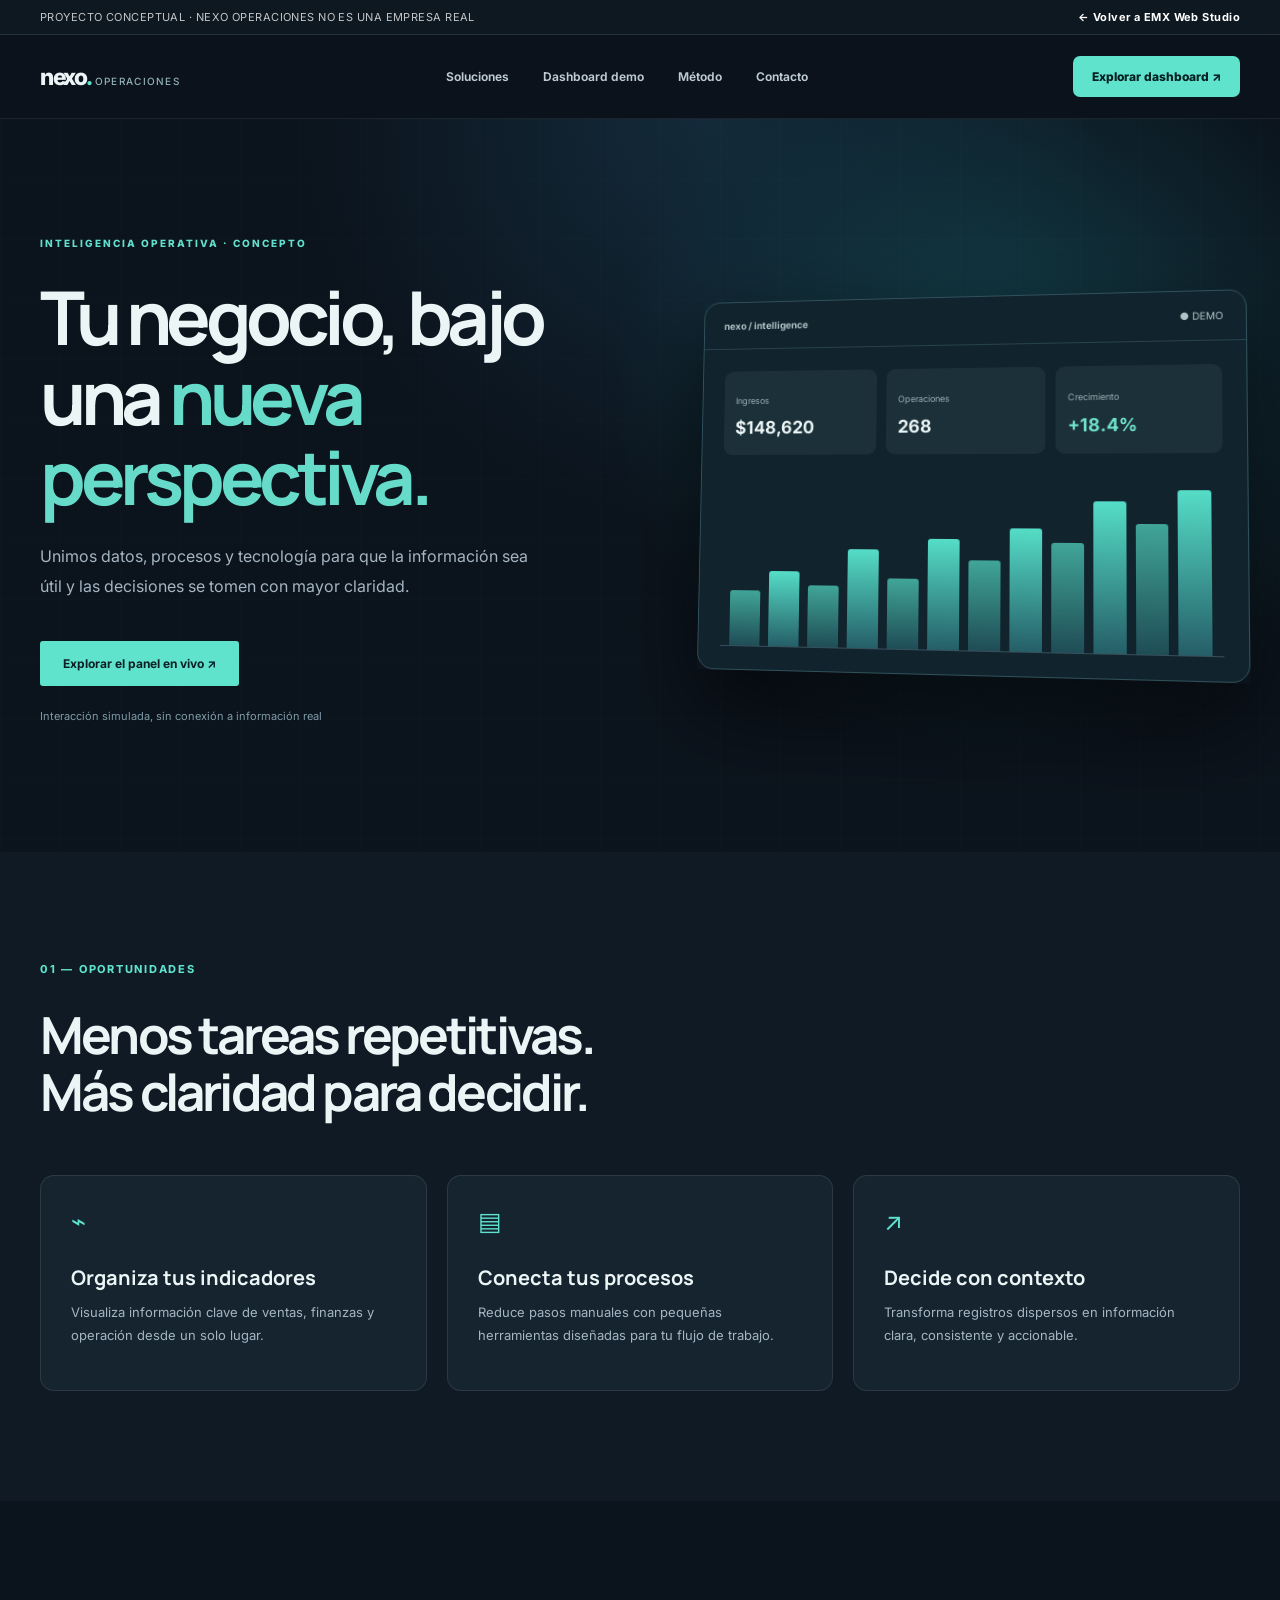
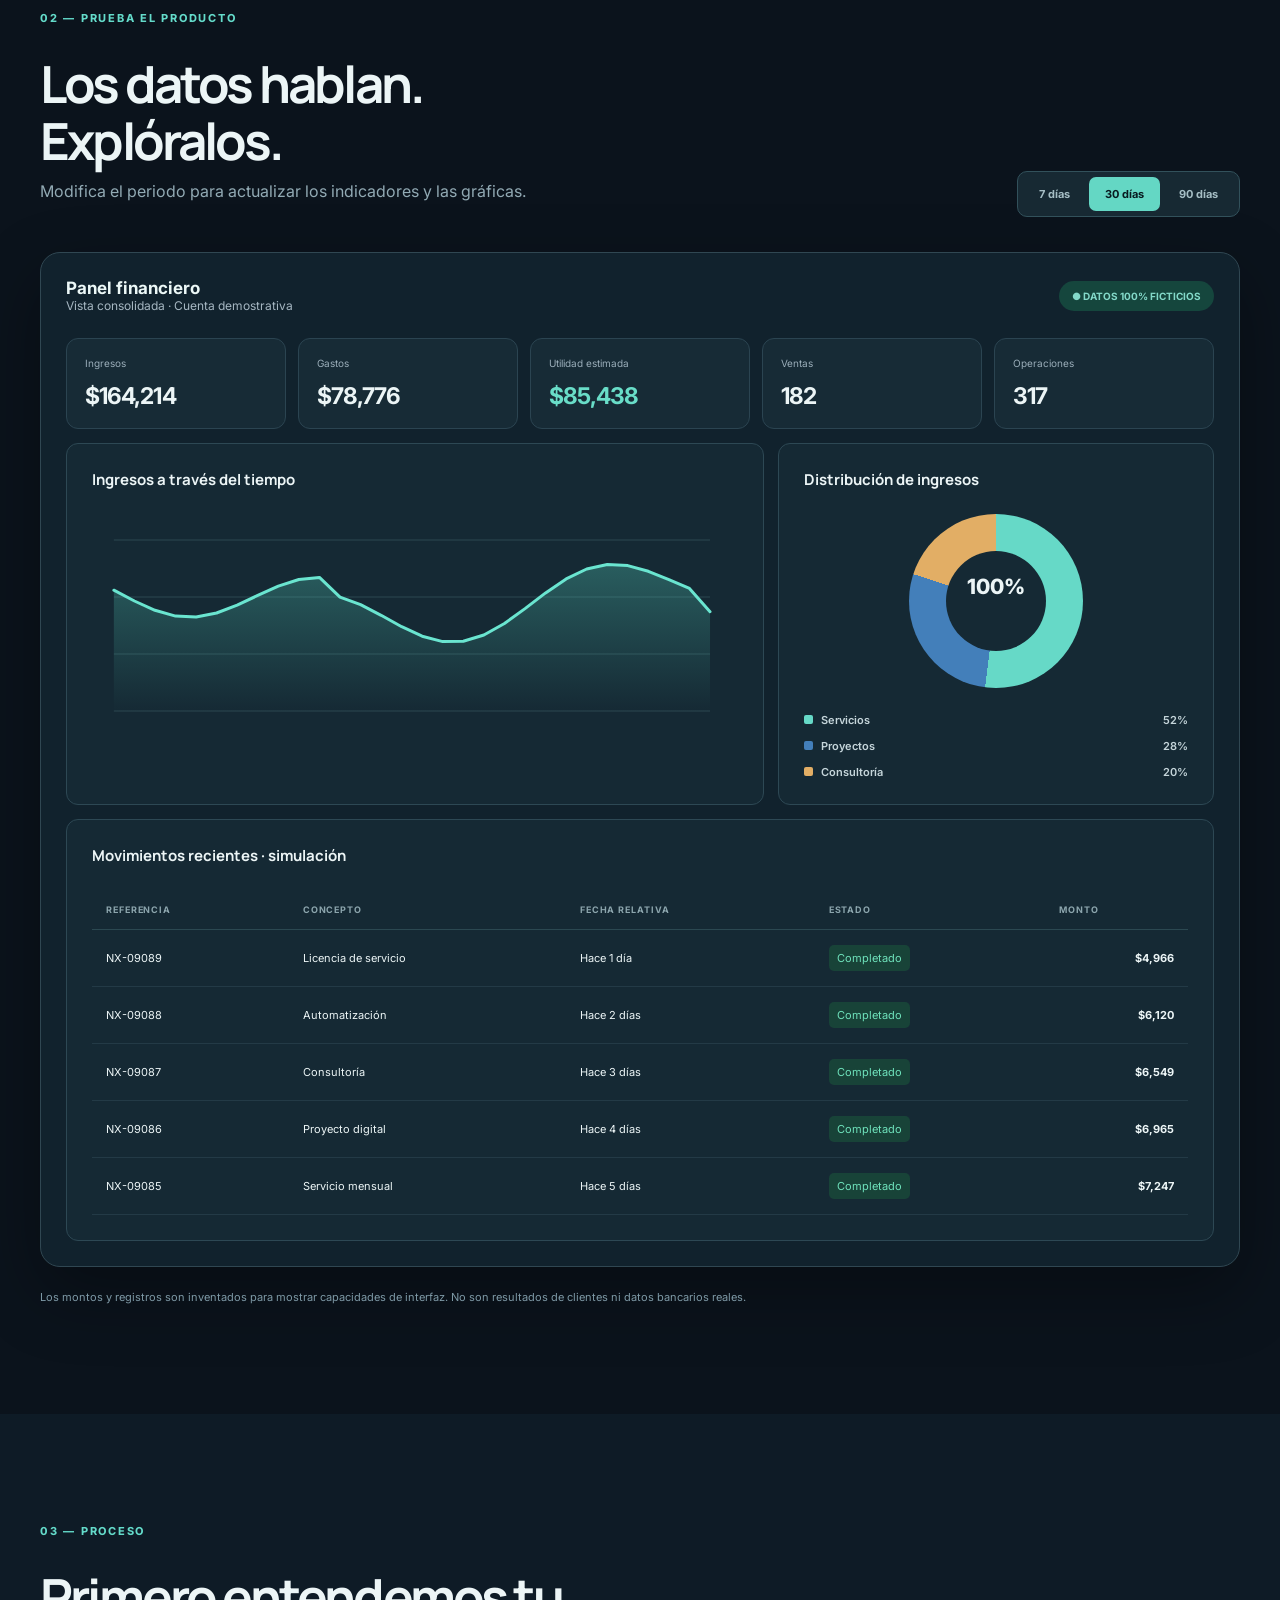
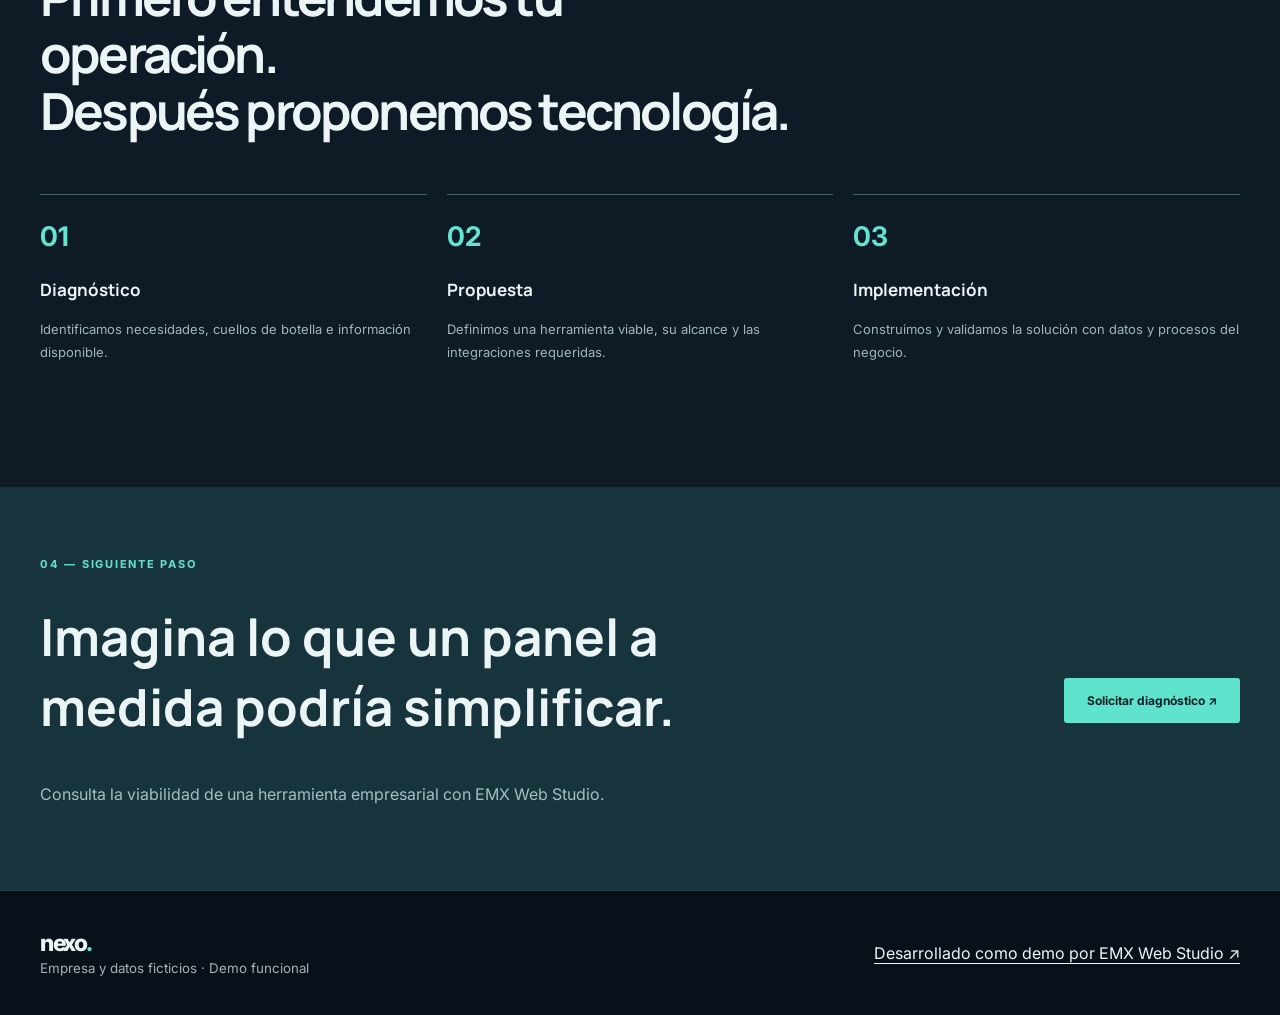
<file: demos/nexo-operaciones.html>
<!DOCTYPE html><html lang="es-MX"><head><meta charset="utf-8"><meta name="viewport" content="width=device-width, initial-scale=1"><meta name="robots" content="noindex,follow"><meta name="theme-color" content="#0b131c"><meta name="description" content="Demostración de automatización y panel empresarial con datos ficticios. EMX Web Studio."><title>Nexo Operaciones | Demo dashboard · EMX Web Studio</title><link rel="icon" type="image/svg+xml" href="../assets/favicon.svg"><link rel="preconnect" href="https://fonts.googleapis.com"><link rel="preconnect" href="https://fonts.gstatic.com" crossorigin><link href="https://fonts.googleapis.com/css2?family=Inter:wght@400;500;600;700;800&family=Manrope:wght@400;500;600;700;800&display=swap" rel="stylesheet"><link rel="stylesheet" href="../assets/demos.css"><script src="../assets/demos.js" defer></script></head><body class="nexo"><div class="demo-topbar"><span>PROYECTO CONCEPTUAL · NEXO OPERACIONES NO ES UNA EMPRESA REAL</span><a class="demo-return" href="../index.html#proyectos" aria-label="Volver al portafolio de EMX Web Studio">← Volver a EMX Web Studio</a></div>
<div class="nexo-nav-shell"><header class="nexo-header demo-container"><a class="nexo-logo" href="#inicio">nexo<i>.</i> <small style="font-weight:500;color:#92b1b9;font-size:10px;letter-spacing:.13em">OPERACIONES</small></a><nav class="demo-nav" id="nexo-nav" aria-label="Navegación Nexo"><a href="#soluciones">Soluciones</a><a href="#dashboard">Dashboard demo</a><a href="#metodo">Método</a><a href="#contacto">Contacto</a></nav><a class="nexo-nav-action" href="#dashboard">Explorar dashboard ↗</a><button class="demo-menu-btn" type="button" data-menu="nexo-nav" aria-expanded="false" aria-label="Abrir menú">Menú ☰</button></header></div>
<main><section class="nexo-hero" id="inicio"><div class="demo-container nexo-hero-grid"><div><span class="nexo-kicker">INTELIGENCIA OPERATIVA · CONCEPTO</span><h1>Tu negocio, bajo una <span>nueva perspectiva.</span></h1><p>Unimos datos, procesos y tecnología para que la información sea útil y las decisiones se tomen con mayor claridad.</p><a class="demo-cta" href="#dashboard">Explorar el panel en vivo ↗</a><p style="font-size:11px;margin-top:20px;color:#7f9ca8">Interacción simulada, sin conexión a información real</p></div><div class="nexo-hero-mockup"><div class="nexo-screen"><div class="nexo-screen-top"><strong>nexo / intelligence</strong><span>● DEMO</span></div><div class="nexo-screen-content"><div class="nexo-screen-stats"><div><small>Ingresos</small><strong>$148,620</strong></div><div><small>Operaciones</small><strong>268</strong></div><div><small>Crecimiento</small><strong style="color:#6fe3ca">+18.4%</strong></div></div><div class="nexo-screen-bars" aria-hidden="true"><i style="height:35%"></i><i style="height:48%"></i><i style="height:39%"></i><i style="height:62%"></i><i style="height:44%"></i><i style="height:69%"></i><i style="height:56%"></i><i style="height:76%"></i><i style="height:67%"></i><i style="height:93%"></i><i style="height:79%"></i><i style="height:100%"></i></div></div></div></div></div></section>
<section class="demo-section nexo-features" id="soluciones"><div class="demo-container"><div class="section-index" style="color:#5fe3cd">01 — OPORTUNIDADES</div><h2>Menos tareas repetitivas.<br>Más claridad para decidir.</h2><div class="demo-grid" style="margin-top:55px"><div class="nexo-feature"><span>⌁</span><h3>Organiza tus indicadores</h3><p>Visualiza información clave de ventas, finanzas y operación desde un solo lugar.</p></div><div class="nexo-feature"><span>▤</span><h3>Conecta tus procesos</h3><p>Reduce pasos manuales con pequeñas herramientas diseñadas para tu flujo de trabajo.</p></div><div class="nexo-feature"><span>↗</span><h3>Decide con contexto</h3><p>Transforma registros dispersos en información clara, consistente y accionable.</p></div></div></div></section>
<section class="demo-section nexo-dashboard" id="dashboard"><div class="demo-container"><div class="nexo-dashboard-title"><div><div class="section-index" style="color:#64dbca">02 — PRUEBA EL PRODUCTO</div><h2>Los datos hablan.<br>Explóralos.</h2><p>Modifica el periodo para actualizar los indicadores y las gráficas.</p></div><div role="group" class="period-select" aria-label="Periodo de análisis"><button type="button" data-period="7" aria-pressed="false">7 días</button><button type="button" data-period="30" aria-pressed="true">30 días</button><button type="button" data-period="90" aria-pressed="false">90 días</button></div></div>
<div class="nexo-dashboard-frame"><div class="dash-banner"><div><strong>Panel financiero</strong><br>Vista consolidada · Cuenta demostrativa</div><div class="sim-tag">● DATOS 100% FICTICIOS</div></div><div class="kpi-grid" aria-live="polite"><div class="kpi"><small>Ingresos</small><strong id="kpi-revenue">—</strong></div><div class="kpi"><small>Gastos</small><strong id="kpi-expenses">—</strong></div><div class="kpi"><small>Utilidad estimada</small><strong class="up" id="kpi-profit">—</strong></div><div class="kpi"><small>Ventas</small><strong id="kpi-sales">—</strong></div><div class="kpi"><small>Operaciones</small><strong id="kpi-operations">—</strong></div></div><div class="dash-columns"><div class="dash-panel"><h3>Ingresos a través del tiempo</h3><svg class="dash-chart" id="nexo-chart" viewBox="0 0 650 240" preserveAspectRatio="none" role="img" aria-label="Gráfica de ingresos simulados por periodo"><defs><linearGradient id="chartFill" x1="0" x2="0" y1="0" y2="1"><stop offset="0" stop-color="#58d8c2" stop-opacity=".3"/><stop offset="1" stop-color="#58d8c2" stop-opacity="0"/></linearGradient></defs><g id="nexo-chart-grid"></g><path class="area" id="nexo-chart-area" d=""/><path class="line" id="nexo-chart-line" d=""/></svg></div><div class="dash-panel"><h3>Distribución de ingresos</h3><div class="category-ring" id="nexo-ring"><div class="ring-center" id="nexo-ring-center">100%</div></div><div class="category-legend" id="nexo-legend"><span><b>Servicios</b><b>—</b></span></div></div></div><div class="dash-panel dash-table-wrap"><h3>Movimientos recientes · simulación</h3><table class="dash-table"><thead><tr><th>Referencia</th><th>Concepto</th><th>Fecha relativa</th><th>Estado</th><th>Monto</th></tr></thead><tbody id="nexo-table-body"></tbody></table></div></div><p style="font-size:11px;margin:23px 0 0;color:#7e99a6">Los montos y registros son inventados para mostrar capacidades de interfaz. No son resultados de clientes ni datos bancarios reales.</p></div></section>
<section class="demo-section nexo-method" id="metodo"><div class="demo-container"><div class="section-index" style="color:#64dbca">03 — PROCESO</div><h2>Primero entendemos tu operación.<br>Después proponemos tecnología.</h2><div class="demo-grid" style="margin-top:55px"><div><strong>01</strong><h3>Diagnóstico</h3><p>Identificamos necesidades, cuellos de botella e información disponible.</p></div><div><strong>02</strong><h3>Propuesta</h3><p>Definimos una herramienta viable, su alcance y las integraciones requeridas.</p></div><div><strong>03</strong><h3>Implementación</h3><p>Construimos y validamos la solución con datos y procesos del negocio.</p></div></div></div></section>
<section class="nexo-contact" id="contacto"><div class="demo-container"><div><div class="section-index" style="color:#64dbca">04 — SIGUIENTE PASO</div><h2>Imagina lo que un panel a medida podría simplificar.</h2><p style="color:#a5bec1">Consulta la viabilidad de una herramienta empresarial con EMX Web Studio.</p></div><a href="../index.html#contacto" class="demo-cta">Solicitar diagnóstico ↗</a></div></section></main>
<footer class="demo-footer"><div class="demo-container"><div><strong class="nexo-logo">nexo<i>.</i></strong><br><small>Empresa y datos ficticios · Demo funcional</small></div><a href="../index.html#soluciones">Desarrollado como demo por EMX Web Studio ↗</a></div></footer></body></html>
</file>
<file: assets/styles.css>
:root{
  --ink:#202124;--ink-soft:#424347;--muted:#77787b;--orange:#C2410C;--orange-dark:#9b3309;--orange-light:#FFF3EC;
  --line:#E8E7E5;--offwhite:#F8F7F5;--white:#fff;--green:#25D366;--heading:'Manrope',system-ui,-apple-system,sans-serif;
  --body:'Inter',system-ui,-apple-system,sans-serif;--container:1192px;--radius:18px;
}
*,*::before,*::after{box-sizing:border-box}
html{scroll-behavior:smooth;scroll-padding-top:94px}
body{margin:0;color:var(--ink);font-family:var(--body);font-size:15px;line-height:1.65;background:#fff;-webkit-font-smoothing:antialiased}
img,svg{max-width:100%}
a{color:inherit;text-decoration:none}
button,input,textarea,select{font:inherit}
button{cursor:pointer}
button:disabled{cursor:not-allowed;opacity:.7}
::selection{background:#f9d2c0;color:#50210e}
:focus-visible{outline:3px solid #ee8859;outline-offset:4px}
.container{width:min(var(--container),calc(100% - 76px));margin-inline:auto}
.icon{width:19px;height:19px;stroke:currentColor;stroke-width:1.8;stroke-linecap:round;stroke-linejoin:round;flex:0 0 auto}
.skip-link{position:fixed;z-index:100;top:-60px;left:20px;background:#fff;color:var(--ink);padding:12px 16px;border:2px solid var(--orange)}
.skip-link:focus{top:8px}
.btn{display:inline-flex;align-items:center;justify-content:center;gap:13px;border:1px solid transparent;border-radius:9px;font-weight:700;font-family:var(--heading);font-size:13px;line-height:1.25;min-height:46px;padding:13px 20px;transition:background .22s,color .22s,transform .22s,box-shadow .22s;white-space:nowrap}
.btn:hover{transform:translateY(-2px)}
.btn-primary{background:var(--orange);color:#fff;box-shadow:0 9px 20px rgba(194,65,12,.14)}
.btn-primary:hover{background:var(--orange-dark);box-shadow:0 13px 27px rgba(194,65,12,.22)}
.btn-ghost{background:transparent;border-color:#dad6d2;color:var(--ink)}
.btn-ghost:hover{background:var(--offwhite);border-color:#aeaaa5}
.btn-light{background:#fff;color:#202124}
.btn-light:hover{background:#fff5ef}
.btn-sm{min-height:41px;padding:10px 16px;border-radius:7px;font-size:12px}
.btn-lg{min-height:55px;padding:16px 22px}
.section{padding:114px 0}
.section-label{display:flex;gap:12px;align-items:center;font-family:var(--heading);font-size:11px;font-weight:800;letter-spacing:.13em;color:var(--orange);margin-bottom:27px;text-transform:uppercase}
.label-index{color:#b3ada7}
.section-head{display:flex;justify-content:space-between;align-items:flex-end;gap:55px;margin-bottom:42px}
.section-head h2,.intro-main h2,.custom-copy h2,.faq-grid h2,.contact-copy h2{font-family:var(--heading);font-weight:800;letter-spacing:-.055em;line-height:1.15;margin:0;font-size:clamp(34px,4vw,55px)}
.section-head p{max-width:350px;line-height:1.85;color:#68686b;margin:0 0 7px;font-size:14px}
.period{color:var(--orange)}
.text-muted{color:#9e9e9d}
.text-accent{color:var(--orange)}
/* Header */
.site-header{position:sticky;z-index:50;top:0;background:rgba(255,255,255,.94);border-bottom:1px solid rgba(32,33,36,.085);backdrop-filter:blur(18px);-webkit-backdrop-filter:blur(18px)}
.nav-wrap{height:83px;display:flex;align-items:center;justify-content:space-between;gap:24px}
.brand{display:inline-flex;flex-direction:column;align-items:flex-start;justify-content:center;line-height:1;white-space:nowrap;flex:0 0 auto}
.brand-main{font-family:var(--heading);font-size:32px;font-weight:800;letter-spacing:-.085em;display:flex;align-items:baseline;gap:0}
.brand-main .brand-accent{color:var(--orange)}
.brand-word{margin-left:11px;font-size:12px;font-weight:800;letter-spacing:.15em;white-space:nowrap}
.brand-signature{font-size:10px;letter-spacing:.1em;color:#77767a;margin-top:5px;font-weight:500;margin-left:2px}
.main-nav{display:flex;align-items:center;justify-content:center;gap:26px;margin-left:auto}
.main-nav>a{font-family:var(--heading);font-weight:700;font-size:12px;color:#535358;transition:color .2s;white-space:nowrap}
.main-nav>a:hover,.main-nav>a:focus-visible{color:var(--orange)}
.main-nav .nav-mobile-contact{display:none}
.nav-actions{display:flex;align-items:center;gap:10px}
.menu-toggle{display:none;width:42px;height:42px;align-items:center;justify-content:center;flex-direction:column;gap:5px;border:1px solid var(--line);background:white;border-radius:8px;padding:0}
.menu-toggle span{width:19px;height:2px;background:var(--ink);border-radius:2px;transition:transform .2s,opacity .2s}
/* Hero */
.hero{position:relative;isolation:isolate;overflow:hidden;background:radial-gradient(ellipse at 77% 34%,rgba(245,225,215,.40) 0,transparent 41%),linear-gradient(160deg,#fff 52%,#faf7f4 100%)}
.hero-decor{position:absolute;z-index:-1;border:1px solid rgba(194,65,12,.07);border-radius:50%;pointer-events:none}
.hero-decor-one{width:660px;height:660px;right:-260px;top:-360px}
.hero-decor-two{width:900px;height:900px;right:-500px;top:-400px}
.hero-grid{min-height:626px;display:grid;grid-template-columns:minmax(0,1fr) minmax(0,1.02fr);align-items:center;gap:57px;padding-top:65px;padding-bottom:48px}
.hero-copy{position:relative;z-index:2;padding-bottom:9px}
.eyebrow{display:flex;align-items:center;gap:10px;font-family:var(--heading);font-weight:800;color:#565354;font-size:10px;letter-spacing:.13em;white-space:nowrap;margin-bottom:28px}
.eyebrow-dot{height:8px;width:8px;border-radius:50%;background:var(--orange);box-shadow:0 0 0 4px #fbebdf}
.eyebrow-slash{color:#c4b8af}
.hero h1{font-family:var(--heading);font-size:clamp(46px,5vw,75px);font-weight:800;letter-spacing:-.071em;line-height:1.09;margin:0 0 25px;max-width:660px}
.hero-highlight{position:relative;color:var(--orange);white-space:nowrap}
.hero-highlight:after{content:'';position:absolute;left:5%;bottom:-7px;width:96%;height:11px;border-top:3px solid rgba(194,65,12,.32);border-radius:80% 80% 0 0;transform:rotate(-3deg)}
.hero-description{max-width:495px;font-size:15px;line-height:1.9;color:#626165;margin:0 0 29px}
.hero-buttons{display:flex;align-items:center;gap:12px;flex-wrap:wrap}
.hero-proof{display:flex;gap:20px;align-items:center;margin-top:39px;color:#646366}
.proof-item{display:flex;align-items:center;gap:7px;font-size:11px;font-weight:700;white-space:nowrap}
.proof-item svg{stroke:var(--orange);stroke-width:2;stroke-linecap:round;stroke-linejoin:round;width:16px;height:16px}
.proof-divider{height:19px;width:1px;background:#ddd9d6}
.hero-art{position:relative;width:100%;min-height:470px;display:flex;align-items:center;justify-content:center;isolation:isolate}
.art-aura{position:absolute;background:radial-gradient(circle,#f8c3ad 0,rgba(250,222,208,.5) 28%,rgba(250,242,235,0) 65%);width:600px;height:600px;z-index:-1;top:-63px;right:-106px;opacity:.72}
.art-grid{position:absolute;z-index:-1;inset:10px 0 10px 10px;background-image:linear-gradient(to right,rgba(174,143,126,.10) 1px,transparent 1px),linear-gradient(to bottom,rgba(174,143,126,.10) 1px,transparent 1px);background-size:34px 34px;mask-image:radial-gradient(ellipse at center,#000 25%,transparent 73%)}
.browser-shell{position:relative;background:#fff;border:1px solid #e2d8d2;width:min(100%,529px);aspect-ratio:1.31;border-radius:13px;box-shadow:0 33px 70px rgba(60,43,37,.14),0 7px 22px rgba(60,43,37,.06);overflow:hidden;transform:rotate(-2deg)}
.browser-bar{height:34px;background:#f8f8f8;display:flex;justify-content:space-between;align-items:center;gap:15px;border-bottom:1px solid #eee7e1;padding:0 14px}
.browser-dots{display:flex;gap:5px}.browser-dots i{height:7px;width:7px;border-radius:50%;background:#d7d5d2}.browser-dots i:first-child{background:#dfaa9e}.browser-dots i:nth-child(2){background:#e7d1a8}.browser-dots i:nth-child(3){background:#bdd1b6}
.browser-url{background:#fff;color:#999;flex:0 1 230px;border:1px solid #f0edeb;text-align:center;height:21px;line-height:20px;border-radius:5px;font-size:9px}
.browser-url svg{height:10px;width:10px;fill:none;stroke:#999;stroke-width:1.4;vertical-align:middle;margin-right:5px}
.browser-more{font-size:9px;color:#999;letter-spacing:2px}
.browser-content{height:calc(100% - 34px);position:relative;overflow:hidden;background:linear-gradient(128deg,#f8f3ec 20%,#f0e5d7 100%);padding:23px 31px}
.demo-top{display:flex;justify-content:space-between;align-items:center;position:relative;z-index:3}
.demo-mark{font-family:Georgia,serif;color:#4b3f3b;font-size:21px;letter-spacing:-.065em;font-weight:bold;white-space:nowrap}.demo-mark-icon{display:inline-flex;align-items:center;justify-content:center;width:24px;height:24px;border-radius:50%;font-size:18px;background:#ba796b;color:#fff;margin-right:4px;font-weight:normal}.demo-mark-small{font-size:11px;font-family:var(--body);font-weight:600;letter-spacing:-.02em}
.demo-links{font-size:9px;color:#73635d}.demo-menu{display:none}
.demo-body{position:relative;z-index:3;margin-top:61px;max-width:290px}.demo-eyebrow{letter-spacing:.19em;color:#a26f5a;font-weight:700;font-size:8px}.demo-body h2{font-family:Georgia,serif;font-weight:normal;color:#493934;font-size:clamp(28px,3.2vw,46px);letter-spacing:-.06em;line-height:1.09;margin:11px 0}.demo-body h2 em{font-weight:normal;color:#b47862}.demo-body p{font-size:10px;max-width:220px;color:#776c65}.demo-cta{margin-top:10px;display:inline-flex;align-items:center;gap:15px;padding:11px 13px;border-radius:3px;background:#4b3f3b;color:#fff;font-size:9px;font-weight:700}.demo-cta span{font-size:14px}
.demo-footer{position:absolute;z-index:4;left:31px;right:31px;bottom:15px;display:flex;gap:16px;justify-content:flex-start;color:#8e8079;font-size:8px;border-top:1px solid #d9cdc0;padding-top:12px}
.demo-circle{position:absolute;border-radius:50%}.circle-a{right:-107px;top:60px;height:310px;width:310px;background:linear-gradient(120deg,#e8c5ac,#d7a28b);box-shadow:-15px 16px 40px rgba(97,51,34,.1)}.circle-b{right:-18px;top:95px;height:230px;width:230px;border:1px solid rgba(255,255,255,.55);background:linear-gradient(30deg,rgba(158,94,74,.34),rgba(242,214,186,.5));box-shadow:0 0 0 24px rgba(255,255,255,.11)}.demo-orbit{position:absolute;right:-50px;top:37px;height:360px;width:360px;border:1px solid rgba(255,255,255,.6);border-radius:50%}
.floating-card{position:absolute;display:flex;align-items:center;gap:11px;background:#fff;border:1px solid #ede5df;box-shadow:0 15px 36px rgba(55,32,23,.13);border-radius:10px;padding:12px 15px;z-index:5;animation:float 6s ease-in-out infinite}
.floating-card strong{font-family:var(--heading);display:block;font-size:11px;line-height:1.5}.floating-card small{display:block;color:#918b87;font-size:9px}.floating-card-top{right:-29px;top:35px}.floating-card-bottom{left:-31px;bottom:44px;animation-delay:-2.5s}
.floating-icon{display:flex;align-items:center;justify-content:center;background:#fff1e8;color:var(--orange);height:32px;width:32px;border-radius:8px;font-size:23px}.floating-check{display:flex;align-items:center;justify-content:center;background:#e5f5ea;color:#22864d;height:32px;width:32px;border-radius:50%}.floating-check svg{height:17px;width:17px;stroke:currentColor;stroke-width:2.5;stroke-linecap:round;stroke-linejoin:round}
.hero-art-caption{position:absolute;right:15px;bottom:1px;color:#aaa09b;font-size:7px;letter-spacing:.12em;white-space:nowrap}
.hero-bottom{border-top:1px solid rgba(119,112,107,.18);height:62px;display:flex;align-items:center;gap:28px;color:#938982;font-size:9px;letter-spacing:.19em;font-family:var(--heading);font-weight:800}.hero-bottom-line{height:1px;width:22px;background:#c4b7af}.hero-bottom-end{margin-left:auto;color:var(--ink)}.hero-bottom-end span{color:var(--orange);font-size:16px;vertical-align:middle;margin-left:6px}
@keyframes float{0%,100%{transform:translateY(0)}50%{transform:translateY(-8px)}}
/* Intro */
.section-intro{padding-bottom:117px}
.intro-grid{display:grid;grid-template-columns:260px 1fr;gap:75px}
.intro-main h2{max-width:885px;font-size:clamp(33px,3.7vw,51px)}
.intro-main>p{max-width:660px;color:#747478;line-height:1.95;margin:25px 0 45px;font-size:15px}
.value-grid{display:grid;grid-template-columns:repeat(3,1fr);gap:26px}
.value-item{border-top:1px solid var(--line);padding-top:24px}
.value-icon{display:flex;color:var(--orange);margin-bottom:22px}.value-icon svg{height:28px;width:28px;stroke:currentColor;stroke-width:1.4;stroke-linecap:round;stroke-linejoin:round}
.value-item h3{font-size:15px;letter-spacing:-.025em;font-family:var(--heading);font-weight:800;margin:0 0 8px}.value-item p{font-size:12px;color:#85858a;line-height:1.8;margin:0}
/* Services */
.section-services{background:#F9F8F6;border-top:1px solid #f1efeb}
.services-grid{display:grid;grid-template-columns:repeat(2,minmax(0,1fr));gap:22px}
.service-card{position:relative;min-height:540px;background:#fff;border:1px solid #e8e5e1;border-radius:14px;padding:35px 39px;display:flex;flex-direction:column;box-shadow:0 12px 35px rgba(63,53,45,.025);transition:transform .25s,box-shadow .25s}
.service-card:hover{transform:translateY(-5px);box-shadow:0 23px 45px rgba(63,53,45,.085)}
.service-featured{border-color:#dfb49e;box-shadow:0 16px 48px rgba(194,65,12,.065)}
.featured-badge{position:absolute;right:28px;top:-13px;background:var(--orange);color:#fff;font-size:9px;font-family:var(--heading);font-weight:800;letter-spacing:.13em;padding:7px 13px;border-radius:5px}
.service-card-head{display:flex;align-items:center;justify-content:space-between}.service-number{font-family:var(--heading);color:var(--orange);font-weight:800;letter-spacing:.13em;font-size:10px}.service-icon{width:48px;height:48px;display:flex;align-items:center;justify-content:center;background:#fff4ee;border-radius:10px;color:var(--orange)}.service-icon svg{width:24px;height:24px;stroke:currentColor;stroke-width:1.4;stroke-linecap:round;stroke-linejoin:round}
.service-card h3{font-family:var(--heading);font-size:29px;letter-spacing:-.055em;margin:21px 0 10px;line-height:1.25}.service-card>p{margin:0 0 23px;color:#77757a;max-width:365px;font-size:13px;line-height:1.8}
.price-line{display:flex;align-items:baseline;gap:9px}.price-label{color:#89868a;font-size:11px}.price{font-weight:800;font-family:var(--heading);font-size:30px;letter-spacing:-.055em}.price small{font-size:11px;color:#8b8a8b;letter-spacing:0}
.service-rule{height:1px;background:#edeae7;margin:20px 0}.check-list{margin:0;padding:0;list-style:none;display:grid;gap:11px}.check-list li{font-size:12px;color:#545258;padding-left:24px;position:relative}.check-list li:before{content:'✓';position:absolute;left:0;color:var(--orange);font-weight:800;font-size:14px;top:-2px}
.service-link{display:flex;align-items:center;justify-content:space-between;font-family:var(--heading);color:var(--orange);font-size:13px;font-weight:800;margin-top:auto;padding-top:28px;transition:gap .2s}.service-link .icon{transition:transform .2s}.service-link:hover .icon{transform:translateX(4px)}
.services-note{margin-top:22px;display:flex;align-items:center;gap:22px;border:1px solid #e7e3df;border-radius:13px;padding:24px 30px;background:#fff}.note-icon{display:flex;align-items:center;justify-content:center;flex:0 0 47px;width:47px;height:47px;border-radius:12px;background:#f5f1ee;color:var(--orange)}.note-icon svg{height:24px;width:24px;stroke:currentColor;stroke-width:1.6;stroke-linecap:round;stroke-linejoin:round}.services-note>div:nth-child(2){flex:1}.services-note strong{font-family:var(--heading);font-size:14px}.services-note p{color:#77757a;margin:3px 0 0;font-size:12px}.services-note p b{color:var(--ink)}.text-link{color:var(--orange);font-weight:800;font-family:var(--heading);font-size:12px;white-space:nowrap}.text-link span{font-size:16px;margin-left:4px}.text-link:hover{text-decoration:underline;text-underline-offset:4px}.price-disclaimer{font-size:10px;color:#989598;line-height:1.7;margin:18px 0 0}
/* Projects */
.project-head{margin-bottom:47px}
.projects-grid{display:grid;grid-template-columns:repeat(2,1fr);gap:25px}
.project-card{min-width:0}.project-visual{height:336px;border-radius:13px;overflow:hidden;padding:30px 32px 0;position:relative}
.visual-health{background:linear-gradient(135deg,#e7e9df,#f2e7d9)}.visual-architecture{background:linear-gradient(135deg,#c8c1b6,#e3dfd4)}
.project-browser-bar{height:28px;display:flex;justify-content:space-between;align-items:center;background:#fafaf8;color:#8e8c86;padding:0 12px;font-size:8px;border:1px solid rgba(0,0,0,.06);border-radius:8px 8px 0 0}.project-dots{color:#c8c3bc;letter-spacing:3px;font-size:7px}.dark-browser{background:#282723;color:#bab6ad}
.health-preview{height:310px;background:#f6f6f0;box-shadow:0 18px 38px rgba(50,47,37,.16);overflow:hidden}.health-menu{height:54px;padding:0 25px;display:flex;justify-content:space-between;align-items:center;color:#7b8679;font-size:8px}.health-logo{font-size:23px;font-family:var(--heading);letter-spacing:-.07em;font-weight:800;color:#43594a}.health-logo span{color:#b9a77c;font-size:15px}.health-hero{padding:29px 27px;display:grid;grid-template-columns:1fr 1fr;position:relative}.health-hero small{font-size:8px;letter-spacing:.12em;color:#759183}.health-hero h3{font-family:Georgia,serif;font-weight:normal;letter-spacing:-.055em;color:#354c3f;font-size:28px;line-height:1.09;margin:12px 0}.health-hero h3 em{font-weight:normal;color:#a88f6d}.health-hero p{font-size:9px;color:#778479}.health-pill{display:inline-block;background:#536a5c;color:#fff;padding:9px 11px;font-size:9px;border-radius:20px;margin-top:9px}.health-art{position:relative}.health-blob{width:170px;height:170px;border-radius:50% 50% 38% 62%;background:radial-gradient(circle at 22% 22%,#c4d2b6,#879b83);position:absolute;right:-13px;top:0;transform:rotate(-10deg)}.health-ring{width:150px;height:150px;border:1px solid rgba(255,255,255,.9);border-radius:50%;position:absolute;right:2px;top:9px}.health-cross{position:absolute;right:42px;top:22px;font-size:125px;font-weight:300;line-height:1;color:#e4ebde;transform:rotate(-20deg)}
.architecture-preview{height:310px;overflow:hidden;background:#32312e;box-shadow:0 18px 38px rgba(50,47,37,.2)}.architecture-top{color:#f7f0e2;display:flex;justify-content:space-between;align-items:center;height:55px;padding:0 24px;font-size:8px;letter-spacing:.05em}.architecture-top>span:first-child{font-family:var(--heading);font-weight:800;letter-spacing:.2em;font-size:16px}.tiny-plus{color:#e8ad83;margin-left:3px}.architecture-stage{height:255px;background:linear-gradient(135deg,#848377 0%,#c1b9a7 100%);position:relative;overflow:hidden}.arch-block{position:absolute;transform:skewY(-16deg);background:linear-gradient(100deg,#e8dfd1,#a09b90);box-shadow:16px -10px 15px rgba(32,31,28,.15)}.arch-block-one{width:140px;height:210px;right:91px;top:60px}.arch-block-two{width:150px;height:185px;right:-13px;top:17px;background:linear-gradient(110deg,#c4bfb4,#918e81)}.arch-block-three{width:95px;height:128px;right:215px;top:106px;background:#dad5ca}.arch-sun{width:178px;height:178px;border-radius:50%;background:#e4c4a2;position:absolute;right:-13px;top:-92px;filter:blur(1px)}.architecture-overlay{position:absolute;left:29px;bottom:25px;color:#fff;text-shadow:0 2px 10px #555}.architecture-overlay small{font-size:8px;letter-spacing:.18em}.architecture-overlay h3{font-size:31px;font-family:var(--heading);font-weight:700;line-height:1.05;letter-spacing:-.06em;margin:10px 0 0}
.project-info{display:flex;justify-content:space-between;align-items:center;padding-top:22px}.project-category{font-size:10px;letter-spacing:.13em;font-family:var(--heading);color:var(--orange);font-weight:800}.project-info h3{font-size:20px;font-family:var(--heading);letter-spacing:-.04em;margin:7px 0}.project-info p{color:#838387;font-size:12px;margin:0}.demo-tag{display:inline-block;border:1px solid #e7d0c4;color:#a65d36;border-radius:3px;padding:3px 5px;font-size:8px;letter-spacing:.1em;vertical-align:middle;margin-left:5px;font-weight:800}.project-arrow{display:flex;align-items:center;justify-content:center;width:39px;height:39px;border-radius:50%;border:1px solid #e4e1dd;color:var(--orange);font-size:22px}
/* Process */
.section-process{background:#f8f7f5}
.process-grid{display:grid;grid-template-columns:repeat(4,1fr);gap:27px}
.process-card{min-width:0}.process-number{font-family:var(--heading);font-size:37px;letter-spacing:-.04em;font-weight:800;color:#d0c5bc}.process-line{height:1px;display:block;background:#dedad6;margin:19px 0 24px;position:relative}.process-line:before{content:'';position:absolute;left:0;top:-3px;background:var(--orange);height:7px;width:7px;border-radius:50%}.process-card h3{font-family:var(--heading);font-size:17px;letter-spacing:-.04em;margin:0 0 9px}.process-card p{font-size:12px;color:#88858a;line-height:1.85;margin:0}
/* Custom */
.section-custom{background:#202124;color:#fff;overflow:hidden;position:relative}
.section-custom:before{content:'';position:absolute;width:780px;height:780px;border:1px solid rgba(255,255,255,.05);border-radius:50%;right:-370px;top:-350px;box-shadow:0 0 0 100px rgba(255,255,255,.014),0 0 0 210px rgba(255,255,255,.012);pointer-events:none}
.custom-grid{position:relative;display:grid;grid-template-columns:minmax(0,1fr) minmax(0,1.08fr);gap:65px;align-items:center}
.label-light{color:#eea482}.custom-copy h2{font-size:clamp(35px,4.1vw,55px)}.custom-copy h2 em{font-style:normal;color:#f6a47e}.custom-copy>p{color:#b6b6bb;font-size:14px;line-height:1.95;max-width:495px;margin:24px 0 25px}.custom-benefits{display:grid;gap:11px;margin:0 0 31px}.custom-benefits span{display:flex;align-items:center;gap:11px;color:#dddce1;font-weight:600;font-size:12px}.custom-benefits svg{height:19px;width:19px;stroke:#e79a76;stroke-width:1.8;stroke-linejoin:round;stroke-linecap:round}.custom-footnote{display:block;margin-top:16px;color:#8f8e93;font-size:10px;letter-spacing:.03em}
.custom-visual{min-width:0;transform:rotate(2deg)}
.dashboard{background:#fff;border:1px solid rgba(255,255,255,.25);border-radius:13px;padding:22px 23px;color:#202124;box-shadow:0 36px 75px rgba(0,0,0,.27);max-width:544px;margin:0 auto}.dashboard-top{display:flex;justify-content:space-between;align-items:center;padding-bottom:19px;border-bottom:1px solid #ececed}.dashboard-mini-brand{font-family:var(--heading);font-weight:800;font-size:18px;letter-spacing:-.08em}.dashboard-mini-brand span{color:var(--orange)}.dash-slash{color:#dadada;margin:0 11px}.dashboard-name{font-size:11px;font-weight:600;color:#858488}.dashboard-chip{border:1px solid #eadfd9;border-radius:20px;color:#92705e;font-size:9px;font-weight:700;padding:6px 10px}.dashboard-chip span{display:inline-block;height:6px;width:6px;background:#d28a68;border-radius:50%;margin-right:5px}.dashboard-title{display:flex;justify-content:space-between;align-items:flex-end;gap:15px;padding-top:20px}.dashboard-title small{font-size:8px;color:#96959a;letter-spacing:.14em;font-weight:800}.dashboard-title h3{font-size:16px;letter-spacing:-.03em;margin:4px 0 0;font-family:var(--heading)}.dashboard-title>span{color:#99959b;font-size:9px;border:1px solid #e9e7e7;border-radius:5px;padding:7px 9px;white-space:nowrap}.dashboard-metrics{display:grid;grid-template-columns:1fr 1fr;gap:11px;margin:19px 0}.metric{border:1px solid #eeeced;border-radius:8px;padding:16px}.metric small{color:#aaa6aa;font-size:9px;font-weight:800;letter-spacing:.05em}.metric strong{display:block;font-family:var(--heading);letter-spacing:-.055em;font-size:28px;margin:7px 0 1px;line-height:1.2}.metric-trend{color:#508b65;font-size:9px;font-weight:700}.dashboard-graph{border:1px solid #eeeced;border-radius:8px;padding:15px}.graph-title{display:flex;justify-content:space-between;font-size:10px;font-weight:700;margin-bottom:10px}.graph-title span:last-child{color:var(--orange);font-size:8px}.dashboard-graph svg{width:100%;height:130px;display:block}.graph-labels{display:flex;justify-content:space-between;color:#a4a0a4;font-size:8px;letter-spacing:.08em}.dash-demo-tag{font-size:8px;letter-spacing:.11em;color:#aaa4a5;text-align:right;margin-top:9px;font-weight:800}
/* FAQ */
.faq-grid{display:grid;grid-template-columns:1fr 1.18fr;gap:90px}.faq-intro{color:#858387;font-size:14px;max-width:260px;margin:22px 0 24px;line-height:1.8}.faq-list{border-top:1px solid #e9e6e3}.faq-list details{border-bottom:1px solid #e9e6e3}.faq-list summary{list-style:none;display:flex;align-items:center;justify-content:space-between;gap:30px;padding:21px 0;cursor:pointer;font-size:14px;font-weight:700;font-family:var(--heading);color:#333237}.faq-list summary::-webkit-details-marker{display:none}.faq-list summary span{display:flex;justify-content:center;align-items:center;width:25px;height:25px;border-radius:50%;border:1px solid #ddd9d6;color:var(--orange);font-size:20px;font-weight:400;flex:0 0 auto;transition:transform .2s}.faq-list details[open] summary span{transform:rotate(45deg);background:var(--orange);color:#fff;border-color:var(--orange)}.faq-list details p{font-size:12px;line-height:1.9;color:#767477;margin:-4px 40px 20px 0;max-width:495px}
/* Contact */
.section-contact{background:linear-gradient(145deg,#F9F6F3,#FCFAF8);border-top:1px solid #eee8e2}
.contact-grid{display:grid;grid-template-columns:minmax(0,1fr) minmax(0,1.1fr);gap:80px;align-items:start}
.contact-copy{padding-top:30px}.contact-copy h2{font-size:clamp(40px,4.3vw,61px)}.contact-copy>p{font-size:14px;color:#777478;line-height:1.9;max-width:400px;margin:24px 0 42px}
.contact-channel{display:flex;align-items:center;gap:14px;margin-bottom:26px}.channel-icon{width:48px;height:48px;border:1px solid #e6ded9;border-radius:12px;display:flex;justify-content:center;align-items:center;color:var(--orange);background:#fff;flex:0 0 auto}.channel-icon svg{width:22px;height:22px;stroke:currentColor;stroke-width:1.65;stroke-linecap:round;stroke-linejoin:round}.contact-channel>div>span:first-child{display:block;color:#999196;font-size:9px;letter-spacing:.14em;font-weight:800;margin-bottom:3px}.contact-channel a{font-size:14px;font-family:var(--heading);font-weight:800;word-break:break-word}.contact-channel a:hover{color:var(--orange)}.contact-channel a span{color:var(--orange)}.contact-location{border-top:1px solid #e5deda;padding-top:27px;margin-top:35px;display:flex;align-items:center;gap:7px;color:#8f898a;font-size:11px}.contact-location svg{height:16px;width:16px;stroke:#bb7252;stroke-width:1.6;fill:none}
.form-card{background:#fff;border:1px solid #ede7e2;border-radius:16px;box-shadow:0 22px 55px rgba(85,58,42,.065);padding:40px}.form-kicker{font-family:var(--heading);font-weight:800;color:var(--orange);letter-spacing:.13em;font-size:10px}.form-card-heading h3{font-family:var(--heading);font-size:27px;letter-spacing:-.045em;margin:9px 0 4px}.form-card-heading p{color:#8b8789;font-size:12px;margin:0 0 26px}.field-row{display:grid;grid-template-columns:1fr 1fr;gap:15px}.field{margin-bottom:17px;min-width:0}.field label{display:block;font-family:var(--heading);font-size:11px;font-weight:800;color:#49464b;margin-bottom:8px}.field label span,.consent-wrap label>span{color:var(--orange)}.field input,.field select,.field textarea{display:block;width:100%;border:1px solid #e7e3df;border-radius:7px;background:#fff;color:#333237;font-size:12px;padding:13px 14px;min-height:46px;outline:0;transition:border-color .2s,box-shadow .2s}.field textarea{resize:vertical;min-height:104px;max-height:350px}.field input::placeholder,.field textarea::placeholder{color:#aaa7a8}.field input:focus,.field textarea:focus,.field select:focus{border-color:var(--orange);box-shadow:0 0 0 3px #f9e7de}.field input[aria-invalid=true],.field textarea[aria-invalid=true],.field select[aria-invalid=true]{border-color:#c0392b}.select-wrap{position:relative}.select-wrap select{appearance:none;padding-right:40px}.select-wrap svg{pointer-events:none;position:absolute;right:14px;top:13px;width:20px;height:20px;stroke:#777;stroke-width:1.8;stroke-linecap:round;stroke-linejoin:round}.honeypot{position:absolute!important;left:-99999px!important;opacity:0!important;height:0!important;width:0!important}.consent-wrap{display:flex;gap:10px;margin-top:3px;align-items:flex-start}.consent-wrap>input{height:17px;width:17px;flex:0 0 17px;accent-color:var(--orange);margin:3px 0 0}.consent-wrap label{font-size:11px;line-height:1.7;color:#848086}.inline-link{border:0;background:none;text-decoration:underline;text-underline-offset:2px;color:var(--orange);font-size:inherit;font-weight:700;padding:0}.form-actions{display:flex;align-items:center;gap:17px;flex-wrap:wrap;margin-top:25px}.btn-submit{min-height:49px;padding-inline:20px}.form-hint{font-size:10px;color:#a19ca0}.form-alternative{font-size:11px;color:#888287;margin-top:21px;margin-bottom:0;padding-top:20px;border-top:1px solid #eeeae6}.form-alternative a{color:var(--orange);font-weight:800;white-space:normal}.form-status{padding:14px;border-radius:8px;margin:16px 0 0;font-size:12px;line-height:1.6;background:#fff3e8;color:#7a400f;border:1px solid #f4d2b5}.form-status[data-type=success]{background:#eaf8ef;color:#155c37;border-color:#b9e2c9}.form-status[data-type=error]{background:#fff1f0;color:#a32921;border-color:#f1c3bb}
/* Bottom/Footer */
.bottom-banner{background:#d24911;color:#fff;overflow:hidden}.bottom-banner-content{display:flex;justify-content:space-between;align-items:center;min-height:78px;font-family:var(--heading);font-weight:800;font-size:11px;letter-spacing:.17em}.bottom-banner-star{font-size:29px;font-weight:400}
.site-footer{background:#fff}.footer-top{display:flex;justify-content:space-between;gap:45px;padding:70px 0 58px}.footer-brand .brand-main{font-size:34px}.footer-top p{color:#89878a;font-size:12px;line-height:1.8;margin-top:21px}.footer-links{display:flex;gap:94px}.footer-links>div{display:flex;flex-direction:column;align-items:flex-start;gap:11px}.footer-heading{font-size:10px;font-weight:800;letter-spacing:.12em;color:var(--orange);font-family:var(--heading);margin-bottom:8px}.footer-links a,.footer-privacy{font-size:12px;color:#666268}.footer-links a:hover,.footer-privacy:hover{color:var(--orange)}.footer-privacy{padding:0;background:none;border:0;text-align:left}.footer-bottom{border-top:1px solid #eeece9;min-height:65px;display:flex;justify-content:space-between;align-items:center;gap:15px;color:#a19c9f;font-size:10px}.footer-orange{color:var(--orange);font-size:16px;margin-left:4px}
/* WhatsApp FAB */
.whatsapp-float{position:fixed;z-index:55;bottom:25px;right:26px;display:flex;align-items:center;justify-content:center;width:62px;height:62px;border-radius:50%;color:#fff;background:#23c764;border:3px solid #fff;box-shadow:0 8px 28px rgba(19,119,68,.29);transition:transform .2s,box-shadow .2s}
.whatsapp-float:hover{transform:translateY(-4px) scale(1.045);box-shadow:0 13px 31px rgba(19,119,68,.39)}
.whatsapp-float>svg{height:35px;width:35px}
.whatsapp-tooltip{position:absolute;right:75px;top:14px;font-size:11px;white-space:nowrap;color:#333;background:#fff;border:1px solid #ece8e5;border-radius:7px;padding:9px 12px;font-weight:700;box-shadow:0 5px 21px rgba(0,0,0,.1);pointer-events:none;opacity:0;transform:translateX(8px);transition:opacity .2s,transform .2s}
.whatsapp-float:hover .whatsapp-tooltip,.whatsapp-float:focus-visible .whatsapp-tooltip{opacity:1;transform:none}
/* Privacy */
.privacy-dialog{max-width:590px;width:calc(100% - 38px);max-height:min(760px,calc(100vh - 40px));padding:0;border-radius:14px;border:1px solid #eee3dc;box-shadow:0 25px 80px rgba(0,0,0,.23);color:#333}
.privacy-dialog::backdrop{background:rgba(20,20,25,.58);backdrop-filter:blur(3px)}
.privacy-dialog-head{display:flex;align-items:center;justify-content:space-between;padding:22px 24px;border-bottom:1px solid #eee8e3}.privacy-dialog-head h2{font-size:21px;font-family:var(--heading);margin:0}.dialog-close{border:1px solid #e6e2df;background:#fff;font-size:25px;width:35px;height:35px;border-radius:7px;display:flex;align-items:center;justify-content:center;line-height:1}.privacy-body{padding:17px 24px 5px;max-height:450px;overflow-y:auto;color:#666;line-height:1.8}.privacy-body p{font-size:12px}.privacy-body a{color:var(--orange);text-decoration:underline}.privacy-note{border-left:3px solid var(--orange);padding:10px 12px;background:#fff3ec;color:#855037}.privacy-done{margin:12px 24px 24px}
/* Responsiveness */
@media(max-width:1160px){.main-nav{gap:16px}.main-nav>a{font-size:11px}.brand-word{font-size:11px}.nav-wrap{gap:15px}.hero-grid{gap:27px}.floating-card-top{right:-10px}.floating-card-bottom{left:-10px}.intro-grid{grid-template-columns:190px 1fr;gap:45px}.contact-grid{gap:48px}}
@media(max-width:980px){.container{width:min(var(--container),calc(100% - 48px))}.main-nav{display:none;position:absolute;top:83px;left:0;right:0;background:#fff;border-bottom:1px solid var(--line);box-shadow:0 16px 24px rgba(0,0,0,.05);padding:22px 24px;flex-direction:column;align-items:stretch;gap:0}.main-nav.open{display:flex}.main-nav>a{font-size:14px;padding:12px 0;border-bottom:1px solid #f2f0ee}.main-nav .nav-mobile-contact{display:block;border-bottom:0}.menu-toggle{display:flex}.menu-toggle[aria-expanded=true] span:first-child{transform:translateY(7px) rotate(45deg)}.menu-toggle[aria-expanded=true] span:nth-child(2){opacity:0}.menu-toggle[aria-expanded=true] span:nth-child(3){transform:translateY(-7px) rotate(-45deg)}.hero-grid{gap:25px;min-height:590px}.hero h1{font-size:clamp(43px,5.2vw,62px)}.hero-art{min-height:400px}.floating-card{padding:9px 10px}.floating-card strong{font-size:9px}.floating-card small{font-size:8px}.browser-content{padding:17px 23px}.demo-body{margin-top:45px}.demo-footer{left:23px;right:23px}.demo-links{font-size:8px}.intro-grid{grid-template-columns:1fr;gap:0}.intro-grid>.section-label{margin-bottom:20px}.custom-grid{gap:35px}.contact-grid{gap:30px}.form-card{padding:29px}.faq-grid{gap:50px}}
@media(max-width:760px){.section{padding:82px 0}.nav-wrap{height:73px}.main-nav{top:73px}.hero-grid{grid-template-columns:1fr;gap:30px;padding-top:65px;padding-bottom:39px}.hero-copy{max-width:620px}.hero h1{font-size:clamp(44px,8.4vw,65px);max-width:650px}.hero-description{font-size:14px}.hero-art{min-height:390px;max-width:540px;margin:0 auto}.browser-shell{width:92%}.hero-bottom{gap:14px}.hero-bottom-end{display:none}.section-head{display:block}.section-head p{margin-top:24px;max-width:590px}.section-head h2,.intro-main h2,.custom-copy h2,.faq-grid h2,.contact-copy h2{font-size:clamp(34px,6.7vw,49px)}.services-grid{grid-template-columns:1fr}.service-card{min-height:unset}.services-note{flex-wrap:wrap}.services-note .text-link{margin-left:69px}.projects-grid{grid-template-columns:1fr;gap:38px}.project-visual{height:370px}.process-grid{grid-template-columns:1fr 1fr;row-gap:34px}.custom-grid{grid-template-columns:1fr;gap:50px}.custom-copy{max-width:570px}.dashboard{max-width:590px}.faq-grid{grid-template-columns:1fr;gap:38px}.contact-grid{grid-template-columns:1fr;gap:42px}.contact-copy{padding-top:0}.form-card{max-width:630px}.footer-links{gap:38px}}
@media(max-width:520px){html{scroll-padding-top:76px}.container{width:calc(100% - 36px)}.nav-wrap{height:70px}.brand-main{font-size:27px}.brand-word{font-size:10px;margin-left:8px}.brand-signature{font-size:9px}.nav-cta{display:none}.main-nav{top:70px}.section{padding:71px 0}.section-label{margin-bottom:22px}.hero-grid{padding-top:52px;gap:25px}.eyebrow{font-size:8px;letter-spacing:.09em;gap:7px}.hero h1{font-size:clamp(42px,12vw,56px);letter-spacing:-.065em}.hero-description{font-size:13px;margin-bottom:25px}.hero-buttons{align-items:stretch}.hero-buttons .btn{font-size:12px;flex:1 1 100%;justify-content:space-between}.hero-proof{margin-top:30px;gap:10px}.proof-item{font-size:9px}.hero-art{min-height:300px;margin:8px 0 0}.browser-shell{width:95%;border-radius:8px;transform:rotate(-2deg)}.browser-bar{height:25px;padding:0 8px}.browser-dots i{width:5px;height:5px}.browser-url{height:16px;line-height:15px;font-size:7px}.browser-url svg{height:7px;width:7px}.browser-content{height:calc(100% - 25px);padding:12px 15px}.demo-mark{font-size:14px}.demo-mark-icon{width:17px;height:17px;font-size:12px}.demo-mark-small{font-size:9px}.demo-links{display:none}.demo-menu{display:block;color:#6e5a4b}.demo-body{margin-top:36px}.demo-body h2{font-size:28px}.demo-body p{font-size:8px}.demo-eyebrow{font-size:7px}.demo-cta{font-size:8px;padding:7px 9px}.demo-footer{left:15px;right:15px;bottom:7px;padding-top:7px;gap:9px;font-size:6px}.circle-a{width:220px;height:220px;right:-107px;top:45px}.circle-b{width:160px;height:160px;right:-42px;top:65px}.demo-orbit{width:260px;height:260px;top:27px}.floating-card{padding:8px 9px;border-radius:7px}.floating-icon,.floating-check{width:24px;height:24px}.floating-icon{font-size:18px}.floating-card-top{top:6px;right:-5px}.floating-card-bottom{left:-1px;bottom:24px}.floating-card strong{font-size:8px}.floating-card small{font-size:7px}.hero-art-caption{font-size:6px;right:3px;bottom:-6px}.hero-bottom{height:48px;gap:12px;font-size:8px}.hero-bottom-line{width:15px}.intro-main>p{font-size:13px;margin:20px 0 36px}.value-grid{grid-template-columns:1fr;gap:26px}.value-item{padding-top:20px}.value-icon{margin-bottom:14px}.value-item p{font-size:12px}.section-head{margin-bottom:34px}.section-head p{font-size:13px;margin-top:17px}.service-card{padding:27px 25px}.service-card h3{font-size:27px}.service-card>p{font-size:12px}.service-icon{height:43px;width:43px}.price{font-size:28px}.featured-badge{right:19px}.services-note{padding:22px;gap:13px}.note-icon{width:38px;height:38px;flex-basis:38px}.services-note>div:nth-child(2){flex-basis:calc(100% - 57px)}.services-note .text-link{margin-left:51px}.project-visual{height:285px;padding:20px 18px 0}.health-preview,.architecture-preview{height:260px}.health-menu{padding:0 15px;height:46px}.health-logo{font-size:18px}.health-menu>span:last-child{font-size:6px}.health-hero{padding:22px 15px;grid-template-columns:1fr 1fr}.health-hero h3{font-size:24px}.health-art{transform:scale(.7);transform-origin:top right}.architecture-top{padding:0 15px;height:46px}.architecture-top>span:first-child{font-size:14px}.architecture-top>span:last-child{font-size:6px}.architecture-overlay{left:16px;bottom:35px}.architecture-overlay h3{font-size:25px}.project-info h3{font-size:18px}.project-info p{font-size:11px}.process-grid{column-gap:20px;row-gap:30px}.process-number{font-size:31px}.process-card h3{font-size:14px}.process-card p{font-size:11px}.custom-copy>p{font-size:13px}.dashboard{padding:14px}.dashboard-name{font-size:9px}.dashboard-title h3{font-size:13px}.metric{padding:10px}.metric strong{font-size:23px}.metric small{font-size:7px}.dashboard-graph{padding:10px}.dashboard-graph svg{height:95px}.custom-visual{transform:rotate(0)}.faq-list summary{font-size:12px}.contact-copy>p{font-size:13px}.contact-channel a{font-size:13px}.form-card{padding:23px 19px}.form-card-heading h3{font-size:24px}.field-row{grid-template-columns:1fr;gap:0}.field{margin-bottom:14px}.form-actions{align-items:stretch}.form-actions .btn-submit{width:100%;justify-content:space-between}.form-hint{width:100%;text-align:center}.bottom-banner-content{font-size:9px;min-height:64px}.bottom-banner-content>span:last-child{display:none}.footer-top{display:block;padding:55px 0 36px}.footer-links{margin-top:37px;justify-content:space-between;gap:20px}.footer-bottom{padding:19px 0;display:block}.footer-bottom span{display:block;margin-bottom:5px}.footer-bottom .footer-orange{display:inline}.whatsapp-float{bottom:16px;right:16px;width:56px;height:56px}.whatsapp-float>svg{width:30px;height:30px}.whatsapp-tooltip{display:none}}
@media(max-width:350px){.hero h1{font-size:39px}.eyebrow{font-size:7px}.proof-item{font-size:8px}.browser-shell{width:99%}.hero-art{min-height:275px}.demo-body{margin-top:19px}.demo-body h2{font-size:24px}.demo-body p{display:none}.floating-card-top{right:-9px}.floating-card-bottom{bottom:12px}.footer-links{gap:10px}}
@media(prefers-reduced-motion:reduce){*,*::before,*::after{scroll-behavior:auto!important;animation:none!important;transition:none!important}}

/* Portafolio v2.0 — tres demos independientes y navegables */
.projects-grid-three{grid-template-columns:repeat(3,minmax(0,1fr));gap:17px}.project-clickable{display:block;text-decoration:none;color:inherit;transition:transform .25s ease}.project-clickable:hover{transform:translateY(-6px)}.project-clickable:focus-visible{outline:3px solid #c2410c;outline-offset:5px;border-radius:12px}.new-project-visual{height:290px;padding:28px 22px 0}.project-clinic{background:#e7eee5}.project-forma{background:#d9d0c0}.project-nexo{background:#b3bfc1}.concept-window{height:285px;border-radius:8px 8px 0 0;box-shadow:0 15px 45px #1e1c1c17;overflow:hidden;background:white}.concept-window-menu{height:42px;padding:0 15px;display:flex;align-items:center;justify-content:space-between;gap:10px}.concept-window-menu strong{font-family:Manrope,sans-serif;font-size:15px;letter-spacing:-.07em}.concept-window-menu strong span{color:#66a88a}.concept-window-menu small{font-size:6px;letter-spacing:.03em;opacity:.68;white-space:nowrap}.concept-window-body{height:232px;display:grid;grid-template-columns:1.06fr .94fr;align-items:center;overflow:hidden;padding-left:18px;background:#f7faf6}.concept-window-body small{font-size:6px;letter-spacing:.14em;color:#5d9678}.concept-window-body h3{font-size:clamp(19px,2vw,25px);line-height:1.16;letter-spacing:-.055em;margin:13px 0 17px;font-family:Manrope,sans-serif;color:#2b5341}.concept-window-body h3 em{font-family:Georgia,serif;font-weight:400;color:#699e7a}.concept-window-body img{width:100%;height:232px;object-fit:cover}.concept-window-btn{font-size:7px;color:#fff;background:#2d6651;border-radius:100px;padding:8px 9px}.project-forma .concept-window{background:#4c4943}.project-forma .concept-window-menu{color:white}.concept-arch-photo{height:245px;position:relative;overflow:hidden}.concept-arch-photo img{width:100%;height:100%;object-fit:cover;filter:brightness(.73)}.concept-arch-photo>div{position:absolute;left:20px;bottom:30px;color:white}.concept-arch-photo small{font-size:6px;letter-spacing:.1em}.concept-arch-photo h3{font:400 26px/1.09 Georgia,serif;margin:10px 0}.concept-arch-photo h3 em{font-weight:400}.project-nexo .concept-window{background:#0e1e29;color:#f3f9f9}.project-nexo .concept-window-menu{border-bottom:1px solid #2d4451}.project-nexo .concept-window-menu strong span{color:#5fe3cd}.concept-nexo-top{padding:21px 16px 14px}.concept-nexo-top small{font-size:6px;color:#74d6be;letter-spacing:.12em;display:block;margin-bottom:8px}.concept-nexo-top strong{font-size:18px;letter-spacing:-.05em;line-height:1.2;display:block}.concept-nexo-kpis{display:grid;grid-template-columns:repeat(3,1fr);gap:5px;padding:0 14px}.concept-nexo-kpis>div{padding:10px;background:#1b323d;border-radius:5px}.concept-nexo-kpis small{font-size:6px;color:#a9bfca;display:block;margin-bottom:7px}.concept-nexo-kpis b{font-size:11px}.concept-nexo-bars{display:flex;height:53px;align-items:flex-end;gap:7px;padding:4px 16px 0;margin-top:9px}.concept-nexo-bars i{flex:1;background:linear-gradient(0deg,#20636a,#5adfc9);border-radius:2px 2px 0 0}.project-open-label{display:inline-block;margin-top:12px;font-size:11px;font-weight:750;color:#bf4517}.project-disclaimer{font-size:11px;color:#8c8882;margin:24px 0 0;line-height:1.7}.projects-grid-three .project-info{padding-top:18px}.projects-grid-three .project-info h3{font-size:21px}.projects-grid-three .project-info p{font-size:11px;line-height:1.8}.projects-grid-three .project-category{font-size:9px}.projects-grid-three .project-arrow{transition:transform .2s}.project-clickable:hover .project-arrow{transform:translate(3px,-3px)}
@media(max-width:1100px){.projects-grid-three{grid-template-columns:repeat(2,minmax(0,1fr));gap:24px}.new-project-visual{height:310px}.concept-window{height:310px}.concept-window-body,.concept-window-body img{height:268px}.concept-arch-photo{height:268px}}
@media(max-width:700px){.projects-grid-three{grid-template-columns:1fr;gap:35px}.new-project-visual{height:328px}.concept-window{height:330px}.concept-window-body,.concept-window-body img{height:288px}.concept-arch-photo{height:288px}.concept-window-body h3{font-size:26px}.concept-arch-photo h3{font-size:31px}.concept-nexo-top strong{font-size:25px}.concept-nexo-kpis b{font-size:15px}}
@media(max-width:390px){.new-project-visual{height:280px}.concept-window{height:280px}.concept-window-body,.concept-window-body img,.concept-arch-photo{height:238px}.concept-window-body h3{font-size:19px}.concept-arch-photo h3{font-size:23px}.concept-nexo-top strong{font-size:19px}.concept-nexo-kpis b{font-size:10px}}
</file>
<file: assets/demos.css>
/* EMX Web Studio — demostraciones, CSS independiente y responsive */
:root{--font-head:'Manrope',Arial,sans-serif;--font-body:'Inter',Arial,sans-serif}
*{box-sizing:border-box}html{scroll-behavior:smooth;scroll-padding-top:90px}body{margin:0;font-family:var(--font-body);-webkit-font-smoothing:antialiased}a{color:inherit;text-decoration:none}button,input{font:inherit}button{cursor:pointer}button:focus-visible,a:focus-visible,input:focus-visible{outline:3px solid currentColor;outline-offset:4px}img{display:block;max-width:100%;height:auto}h1,h2,h3,p{margin-top:0}h1,h2,h3{font-family:var(--font-head)}.demo-container{width:min(1200px,calc(100% - 64px));margin:auto}.demo-topbar{position:relative;z-index:30;display:flex;align-items:center;justify-content:space-between;gap:12px;padding:10px max(32px,calc((100vw - 1200px)/2));background:#252422;color:#fff;font-size:11px;letter-spacing:.04em}.demo-topbar>span{opacity:.75}.demo-return{display:inline-flex;align-items:center;gap:8px;font-weight:700;transition:opacity .2s}.demo-return:hover{opacity:.7}.demo-label{display:inline-flex;align-items:center;gap:9px;font-size:10px;letter-spacing:.15em;font-weight:700;text-transform:uppercase}.demo-label::before{content:'';width:6px;height:6px;display:inline-block;border-radius:50%;background:currentColor}.demo-cta{display:inline-flex;justify-content:center;align-items:center;gap:12px;padding:15px 23px;border-radius:3px;font-weight:700;font-size:12px;transition:transform .2s,background .2s}.demo-cta:hover{transform:translateY(-2px)}.demo-section{padding:110px 0}.demo-section h2{font-size:clamp(32px,4vw,58px);line-height:1.11;letter-spacing:-.055em}.demo-lead{max-width:565px;line-height:1.8;font-size:15px;opacity:.76}.demo-grid{display:grid;grid-template-columns:repeat(3,minmax(0,1fr));gap:20px}.demo-footer{padding:38px 0}.demo-footer .demo-container{display:flex;align-items:center;justify-content:space-between;gap:25px}.demo-footer small{opacity:.7}.demo-footer a{text-decoration:underline;text-underline-offset:4px}.demo-nav{display:flex;align-items:center;gap:34px;font-size:12px;font-weight:650}.demo-nav a:hover{opacity:.6}.demo-menu-btn{display:none;appearance:none;border:1px solid currentColor;background:transparent;color:inherit;border-radius:5px;padding:9px 11px;font-size:11px;font-weight:700}.section-index{font-size:11px;letter-spacing:.16em;text-transform:uppercase;font-weight:750;margin-bottom:30px}
/* Clínica Nova */
.clinica{background:#f9faf7;color:#243c34}.clinic-nav-shell{background:#f9faf7;position:sticky;z-index:25;top:0;border-bottom:1px solid #dae5dd}.clinic-header{min-height:85px;display:flex;align-items:center;justify-content:space-between;gap:25px}.clinic-brand{font-family:var(--font-head);font-size:25px;font-weight:800;letter-spacing:-.08em}.clinic-brand span{color:#62a185}.clinic-nav-action{border-radius:100px;background:#2e6651;color:white;padding:13px 19px;font-size:12px;font-weight:700}.clinic-hero{padding:90px 0 105px;position:relative;overflow:hidden}.clinic-hero-grid{display:grid;grid-template-columns:.91fr 1.09fr;gap:72px;align-items:center}.clinic-tag{font-size:10px;letter-spacing:.2em;font-weight:800;color:#5b8b74}.clinic-hero h1{font-size:clamp(57px,6vw,88px);letter-spacing:-.078em;line-height:1.05;margin:26px 0}.clinic-hero h1 em{font-family:Georgia,serif;font-weight:400;color:#6ca78e}.clinic-hero p{line-height:1.9;color:#597065;font-size:15px;max-width:460px;margin-bottom:30px}.clinic-cta{border-radius:100px;background:#2e6651;color:#fff}.clinic-hero-photo{height:570px;position:relative;background:#dce9df;border-radius:240px 240px 12px 12px;overflow:hidden;box-shadow:0 30px 80px #42796322}.clinic-hero-photo img{width:100%;height:100%;object-fit:cover}.clinic-hero-photo:after{content:'';position:absolute;inset:0;background:linear-gradient(180deg,transparent 60%,#173b294d)}.clinic-photo-stamp{position:absolute;z-index:1;bottom:30px;left:30px;color:white;font-family:var(--font-head);font-size:12px;letter-spacing:.17em;text-transform:uppercase}.clinic-dot{position:absolute;width:200px;height:200px;border:1px solid #bed9c7;border-radius:50%;left:-80px;bottom:70px;pointer-events:none}.clinic-facts{background:#eaf1e9;padding:32px 0}.clinic-facts-grid{display:grid;grid-template-columns:repeat(3,1fr);gap:25px}.clinic-facts strong{display:block;font-family:var(--font-head);font-size:21px;letter-spacing:-.05em}.clinic-facts small{display:block;color:#688273;margin-top:5px}.clinic-services{background:#fff}.clinic-services h2{max-width:700px}.clinic-service{border-top:1px solid #dce6df;padding:27px 0}.clinic-service .symbol{font-size:30px;color:#789a84}.clinic-service h3{font-size:21px;letter-spacing:-.04em;margin:23px 0 12px}.clinic-service p{color:#6b8173;line-height:1.7;font-size:13px;max-width:320px}.clinic-story{display:grid;grid-template-columns:1fr 1fr;min-height:550px;background:#2f5945;color:#fff}.clinic-story-image{background:#c5dfd0;overflow:hidden}.clinic-story-image img{width:100%;height:100%;object-fit:cover}.clinic-story-copy{padding:80px clamp(30px,6vw,115px);display:flex;flex-direction:column;justify-content:center}.clinic-story h2{max-width:560px}.clinic-story p{opacity:.8;max-width:470px;line-height:1.9}.clinic-appointment{background:#eaf1e9}.clinic-appointment-inner{display:grid;grid-template-columns:1.2fr .8fr;align-items:center;gap:50px}.clinic-appointment p{color:#5b7465;line-height:1.8}.clinic-contact-box{background:white;padding:32px;border-radius:18px;box-shadow:0 15px 45px #2c5e4312}.clinic-contact-box h3{font-size:23px;letter-spacing:-.05em}.clinic-contact-box p{font-size:13px}.clinic-contact-box button{width:100%;border:0}.clinica .demo-footer{background:#213e30;color:white}.clinic-alert{margin-top:18px;font-size:12px;padding:13px 15px;border-left:3px solid #659783;background:#f0f6f0;color:#345f47;display:none}.clinic-alert.show{display:block}
/* Forma Estudio */
.forma{color:#282822;background:#edeae3}.forma .demo-topbar{background:#252622}.forma-head{position:absolute;z-index:20;top:38px;left:0;right:0;color:#fff;border-bottom:1px solid #ffffff40}.forma-nav{min-height:93px;display:flex;align-items:center;justify-content:space-between;gap:15px}.forma-logo{font-size:32px;font-family:Georgia,serif;letter-spacing:.14em}.forma-logo small{font-size:10px;letter-spacing:.24em;display:block;font-family:var(--font-body);margin-top:6px}.forma .demo-nav{font-size:10px;letter-spacing:.14em;text-transform:uppercase}.forma-hero{min-height:830px;height:calc(100vh - 38px);max-height:1050px;position:relative;color:#fff;display:flex;align-items:end;background:#807466 url('architecture-scene.svg') center/cover no-repeat;isolation:isolate}.forma-hero:before{content:'';position:absolute;inset:0;background:linear-gradient(90deg,#2d2925a9,transparent 72%),linear-gradient(0deg,#29251d9d,transparent 63%);z-index:-1}.forma-hero-inner{padding:160px 0 85px}.forma-hero h1{font-family:Georgia,serif;font-size:clamp(65px,8vw,125px);font-weight:400;line-height:.98;letter-spacing:-.065em;max-width:900px;margin:30px 0 25px}.forma-hero h1 em{font-weight:400}.forma-hero p{font-size:14px;line-height:1.8;max-width:470px;color:#f1efe6}.forma-hero .demo-cta{background:#f3eee4;color:#2a2823;margin-top:22px}.forma-stat{display:flex;justify-content:space-between;gap:25px;margin-top:95px;font-size:11px;letter-spacing:.16em}.forma-intro-grid{display:grid;grid-template-columns:.72fr 1.28fr;gap:120px}.forma-intro h2{font-size:clamp(34px,4.5vw,70px);font-family:Georgia,serif;font-weight:400;letter-spacing:-.055em}.forma-intro p{color:#68665c;line-height:1.95}.forma-project-head{display:flex;justify-content:space-between;align-items:end;gap:20px;margin-bottom:40px}.forma-project-head h2{font-family:Georgia,serif;font-weight:400}.forma-project-grid{display:grid;grid-template-columns:1.13fr .87fr;gap:20px}.forma-project{position:relative;overflow:hidden;cursor:pointer;border:0;background:none;padding:0;color:white;text-align:left}.forma-project:first-child{grid-row:span 2;min-height:700px}.forma-project:not(:first-child){min-height:340px}.forma-project img{width:100%;height:100%;position:absolute;inset:0;object-fit:cover;transition:transform .55s}.forma-project:hover img{transform:scale(1.045)}.forma-project:after{content:'';position:absolute;inset:0;background:linear-gradient(0deg,#14100eaa,transparent 60%)}.forma-project span{position:absolute;left:35px;bottom:35px;right:30px;z-index:1;font-size:12px;letter-spacing:.1em}.forma-project span strong{display:block;font-family:Georgia,serif;font-size:35px;letter-spacing:-.02em;font-weight:400;margin-bottom:9px}.forma-project-grid .warm-dark{background:#665c4e}.forma-project-grid .warm-mid{background:#a48e78}.forma-process{background:#dcd5c8}.forma-process h2{font-family:Georgia,serif;font-weight:400}.forma-step{padding-top:24px;border-top:1px solid #aba393}.forma-step b{font-family:Georgia,serif;font-size:34px;font-weight:400}.forma-step h3{font-size:16px;margin-top:24px}.forma-step p{font-size:13px;color:#655d51;line-height:1.8}.forma-contact{background:#282b25;color:#f1ece2}.forma-contact .demo-container{display:flex;justify-content:space-between;align-items:end;gap:30px}.forma-contact h2{max-width:850px;font-family:Georgia,serif;font-weight:400;font-size:clamp(40px,6.5vw,90px)}.forma-contact .demo-cta{background:#f3eee4;color:#222}.forma .demo-footer{background:#22251f;color:#fff;border-top:1px solid #ffffff28}.forma-modal{border:0;padding:0;width:min(860px,calc(100% - 24px));max-height:90vh;background:#f2eee6;color:#333;box-shadow:0 30px 90px #0006}.forma-modal::backdrop{background:#14120fbb;backdrop-filter:blur(4px)}.forma-modal img{width:100%;height:300px;object-fit:cover}.forma-modal-body{padding:35px}.forma-modal-body h2{font:400 43px/1.1 Georgia,serif;margin:15px 0}.forma-modal-body p{line-height:1.8;color:#666}.forma-close{position:absolute;right:16px;top:16px;width:42px;height:42px;border:0;border-radius:50%;background:#f8f5ee;color:#29231d;font-size:25px}
/* Nexo */
.nexo{background:#0b131c;color:#ecf5f6}.nexo .demo-topbar{background:#0e1820;border-bottom:1px solid #ffffff1b}.nexo-nav-shell{position:sticky;top:0;z-index:25;background:#0b131ce8;backdrop-filter:blur(16px);border-bottom:1px solid #ffffff12}.nexo-header{min-height:83px;display:flex;justify-content:space-between;align-items:center;gap:30px}.nexo-logo{font-size:23px;font-weight:800;letter-spacing:-.06em}.nexo-logo i{color:#5fe3cd;font-style:normal}.nexo-nav-action{background:#5fe3cd;color:#051f22;padding:13px 19px;border-radius:7px;font-size:12px;font-weight:800}.nexo .demo-nav a{color:#becbd3}.nexo-hero{padding:112px 0 115px;position:relative;overflow:hidden;background:radial-gradient(circle at 78% 35%,#123d47 0%,transparent 35%),radial-gradient(circle at 55% 0%,#132a3a 0%,transparent 40%),#0b131c}.nexo-hero:before{content:'';position:absolute;inset:0;opacity:.2;background-image:linear-gradient(#ffffff0e 1px,transparent 1px),linear-gradient(90deg,#ffffff0e 1px,transparent 1px);background-size:60px 60px;pointer-events:none}.nexo-hero-grid{display:grid;grid-template-columns:1fr .95fr;align-items:center;gap:70px;position:relative}.nexo-kicker{color:#62dfcd;font-size:10px;letter-spacing:.2em;font-weight:800}.nexo-hero h1{font-size:clamp(49px,5.8vw,80px);line-height:1.075;letter-spacing:-.071em;margin:26px 0}.nexo-hero h1 span{color:#67dbca}.nexo-hero p{line-height:1.85;color:#a5b5c2;max-width:500px}.nexo .demo-cta{background:#5fe3cd;color:#0a2026;margin-top:23px}.nexo-hero-mockup{transform:perspective(900px) rotateY(-7deg) rotateX(3deg);box-shadow:0 40px 85px #0009;min-width:0}.nexo-screen{border:1px solid #30515c;background:#11232c;border-radius:17px;overflow:hidden}.nexo-screen-top{padding:18px 21px;border-bottom:1px solid #28434b;display:flex;justify-content:space-between;font-size:10px;color:#aec5c7}.nexo-screen-content{padding:23px}.nexo-screen-stats{display:grid;grid-template-columns:repeat(3,1fr);gap:10px;margin-bottom:21px}.nexo-screen-stats div{background:#1b3038;padding:18px 12px;border-radius:9px}.nexo-screen-stats small{font-size:9px;color:#97afb5}.nexo-screen-stats strong{display:block;font-size:clamp(11px,1.4vw,20px);margin-top:10px}.nexo-screen-bars{display:flex;align-items:end;gap:9px;height:175px;padding:15px 10px 0;border-bottom:1px solid #36505c}.nexo-screen-bars i{display:block;flex:1;background:linear-gradient(0deg,#255e67,#55ddc7);border-radius:3px 3px 0 0;opacity:.7}.nexo-screen-bars i:nth-child(even){opacity:1}.nexo-features{background:#0f1a24}.nexo-features h2{max-width:700px}.nexo-feature{padding:30px;border:1px solid #ffffff19;border-radius:14px;background:#15242f}.nexo-feature span{color:#5fe3cd;font-size:25px}.nexo-feature h3{font-size:20px;margin:28px 0 10px}.nexo-feature p{font-size:13px;color:#a5b5c2;line-height:1.8}.nexo-dashboard{background:#0b131c}.nexo-dashboard-title{display:flex;align-items:end;justify-content:space-between;gap:30px;margin-bottom:35px}.nexo-dashboard h2{margin-bottom:12px}.nexo-dashboard p{color:#92aab4}.period-select{display:inline-flex;padding:5px;background:#172933;border:1px solid #32515b;border-radius:10px;gap:3px}.period-select button{background:transparent;color:#a6bec5;border:0;padding:10px 16px;font-size:11px;font-weight:700;border-radius:7px}.period-select button[aria-pressed=true]{background:#64d7c4;color:#081b20}.nexo-dashboard-frame{background:#11222d;border:1px solid #304752;border-radius:20px;padding:25px;box-shadow:0 26px 70px #0005}.dash-banner{display:flex;justify-content:space-between;align-items:center;gap:20px;color:#a6b7c2;font-size:12px;margin-bottom:25px}.dash-banner strong{color:#ecf8f7;font-size:17px}.sim-tag{color:#83d9c9;background:#15463d;padding:9px 13px;border-radius:100px;font-size:10px;font-weight:700}.kpi-grid{display:grid;grid-template-columns:repeat(5,1fr);gap:12px;margin-bottom:14px}.kpi{padding:18px;border:1px solid #2b4451;background:#172b36;border-radius:12px;min-width:0}.kpi small{font-size:10px;color:#9aadb9;display:block;margin-bottom:13px}.kpi strong{font-size:clamp(14px,1.8vw,24px);letter-spacing:-.04em;white-space:nowrap}.kpi .up{color:#69ddc8}.dash-columns{display:grid;grid-template-columns:1.6fr 1fr;gap:14px}.dash-panel{padding:25px;background:#152934;border:1px solid #2d4854;border-radius:12px;min-width:0}.dash-panel h3{font-size:15px;margin:0 0 24px}.dash-chart{width:100%;height:240px;overflow:visible}.dash-chart .grid{stroke:#2c4752;stroke-width:1}.dash-chart .area{fill:url(#chartFill)}.dash-chart .line{fill:none;stroke:#6ae5d0;stroke-width:3;stroke-linejoin:round;stroke-linecap:round}.dash-chart text{fill:#86a0ad;font-family:Inter,Arial,sans-serif;font-size:10px}.category-ring{width:174px;height:174px;border-radius:50%;margin:16px auto 25px;background:conic-gradient(#66d9c7 0 50%,#437fba 50% 80%,#e2ae65 80% 100%);position:relative}.category-ring:after{content:'';position:absolute;inset:37px;border-radius:50%;background:#152934}.ring-center{position:absolute;z-index:1;inset:60px 0 0;text-align:center;font-size:21px;font-weight:800}.category-legend{display:grid;gap:12px}.category-legend span{display:flex;justify-content:space-between;font-size:11px;color:#c5d5da}.category-legend b{font-weight:600}.category-legend i{width:9px;height:9px;display:inline-block;border-radius:2px;margin-right:8px}.dash-table-wrap{overflow-x:auto;margin-top:14px}.dash-table{width:100%;border-collapse:collapse;min-width:540px;font-size:11px}.dash-table th{text-align:left;color:#8ca5ad;text-transform:uppercase;letter-spacing:.1em;font-size:9px;padding:14px;border-bottom:1px solid #2b4851}.dash-table td{padding:15px 14px;border-bottom:1px solid #233a46}.dash-table td:last-child{text-align:right;font-weight:700}.dash-table .status{display:inline-block;padding:6px 8px;border-radius:5px;background:#184338;color:#6fe3bc}.nexo-method{background:#0e1b26}.nexo-method h2{max-width:760px}.nexo-method .demo-grid>div{border-top:1px solid #44606b;padding-top:25px}.nexo-method .demo-grid strong{color:#64e3ce;font-size:27px}.nexo-method h3{font-size:17px;margin-top:25px}.nexo-method p{font-size:13px;color:#a1b4bd;line-height:1.8}.nexo-contact{background:#17343c;padding:70px 0}.nexo-contact .demo-container{display:flex;align-items:center;justify-content:space-between;gap:25px}.nexo-contact h2{max-width:700px;font-size:clamp(32px,4vw,54px)}.nexo .demo-footer{background:#081019;border-top:1px solid #29404b}
/* Shared mobile */
@media(max-width:950px){.demo-container{width:calc(100% - 44px)}.demo-nav{gap:17px}.clinic-hero-grid{gap:35px}.clinic-hero-photo{height:490px}.forma-intro-grid{gap:40px}.kpi-grid{grid-template-columns:repeat(3,1fr)}.dash-columns{grid-template-columns:1fr}.nexo-hero-grid{gap:30px}.nexo-screen-content{padding:14px}.nexo-screen-stats div{padding:10px}}
@media(max-width:700px){html{scroll-padding-top:72px}.demo-container{width:calc(100% - 34px)}.demo-topbar{padding:11px 17px;font-size:9px}.demo-topbar>span{max-width:190px}.demo-section{padding:75px 0}.demo-grid{grid-template-columns:1fr}.demo-footer .demo-container{flex-direction:column;align-items:flex-start}.demo-menu-btn{display:block}.demo-nav{display:none;position:absolute;top:calc(100% - 1px);left:0;right:0;flex-direction:column;align-items:stretch;gap:0;padding:16px 22px 22px;background:inherit;box-shadow:0 20px 32px #0002}.demo-nav.open{display:flex}.demo-nav a{padding:13px 0}.clinic-header,.nexo-header{min-height:72px}.clinic-nav-shell .demo-nav{background:#f9faf7}.nexo-nav-shell .demo-nav{background:#0b131c}.clinic-nav-action,.nexo-nav-action{display:none}.clinic-hero{padding:65px 0}.clinic-hero-grid,.clinic-story,.clinic-appointment-inner,.nexo-hero-grid,.forma-intro-grid{grid-template-columns:1fr}.clinic-hero h1{font-size:clamp(48px,12vw,76px)}.clinic-hero-photo{height:380px;max-width:520px}.clinic-facts-grid{grid-template-columns:1fr;gap:18px}.clinic-story-image{height:350px}.clinic-story-copy{padding:60px 25px}.clinic-appointment-inner{gap:20px}.forma-head{top:36px}.forma-nav{min-height:78px}.forma-logo{font-size:25px}.forma-head .demo-nav{background:#302e29}.forma-hero{height:720px;min-height:680px}.forma-hero-inner{padding-bottom:60px}.forma-hero h1{font-size:clamp(56px,13vw,88px)}.forma-stat{margin-top:65px;gap:20px;flex-wrap:wrap;font-size:9px}.forma-project-head{display:block}.forma-project-grid{grid-template-columns:1fr}.forma-project:first-child{grid-row:auto;min-height:420px}.forma-project:not(:first-child){min-height:330px}.forma-contact .demo-container{display:block}.forma-contact .demo-cta{margin-top:15px}.nexo-hero{padding:70px 0 80px}.nexo-hero h1{font-size:clamp(44px,11vw,69px)}.nexo-hero-mockup{transform:none}.nexo-dashboard-title{display:block}.period-select{margin-top:17px}.nexo-dashboard-frame{padding:14px}.dash-banner{align-items:flex-start;flex-direction:column}.kpi-grid{grid-template-columns:repeat(2,minmax(0,1fr));gap:9px}.kpi{padding:12px}.kpi strong{font-size:18px}.dash-panel{padding:15px}.dash-chart{height:200px}.nexo-contact .demo-container{display:block}.nexo-contact .demo-cta{margin-top:10px}}
@media(max-width:400px){.demo-topbar{flex-wrap:wrap}.demo-label{font-size:9px}.clinic-hero-photo{height:300px}.clinic-brand{font-size:21px}.forma-hero{height:700px}.forma-project span{left:18px;bottom:18px}.forma-project span strong{font-size:26px}.nexo-screen-stats strong{font-size:12px}.period-select button{padding:10px 12px}.kpi strong{font-size:16px}}
@media(prefers-reduced-motion:reduce){*,*:before,*:after{scroll-behavior:auto!important;transition:none!important;animation:none!important}}
/* Enlace de accesibilidad visible solamente al recibir foco. */
.visually-hidden{position:absolute;left:-10000px;top:auto;width:1px;height:1px;overflow:hidden}
.visually-hidden:focus{position:fixed;z-index:100;left:12px;top:12px;width:auto;height:auto;padding:12px 16px;background:#fff;color:#222;outline:2px solid currentColor}
</file>
